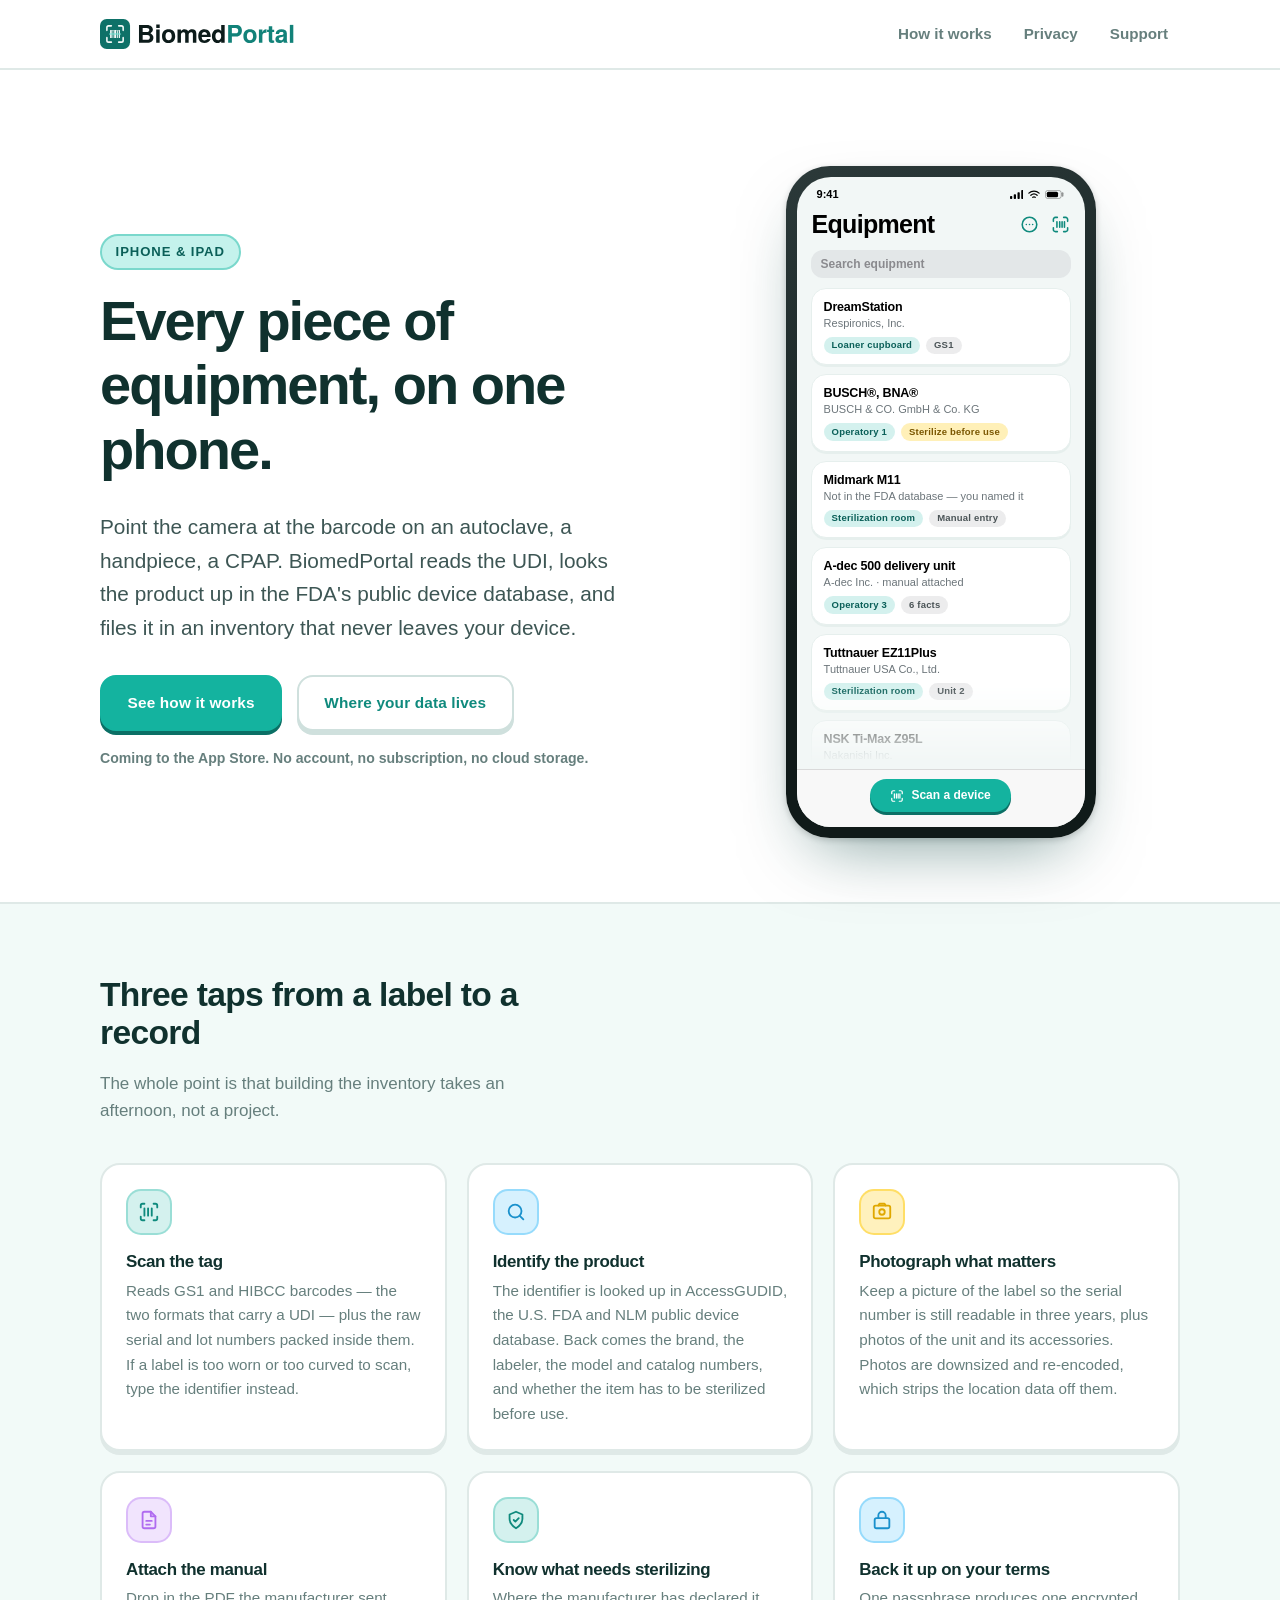
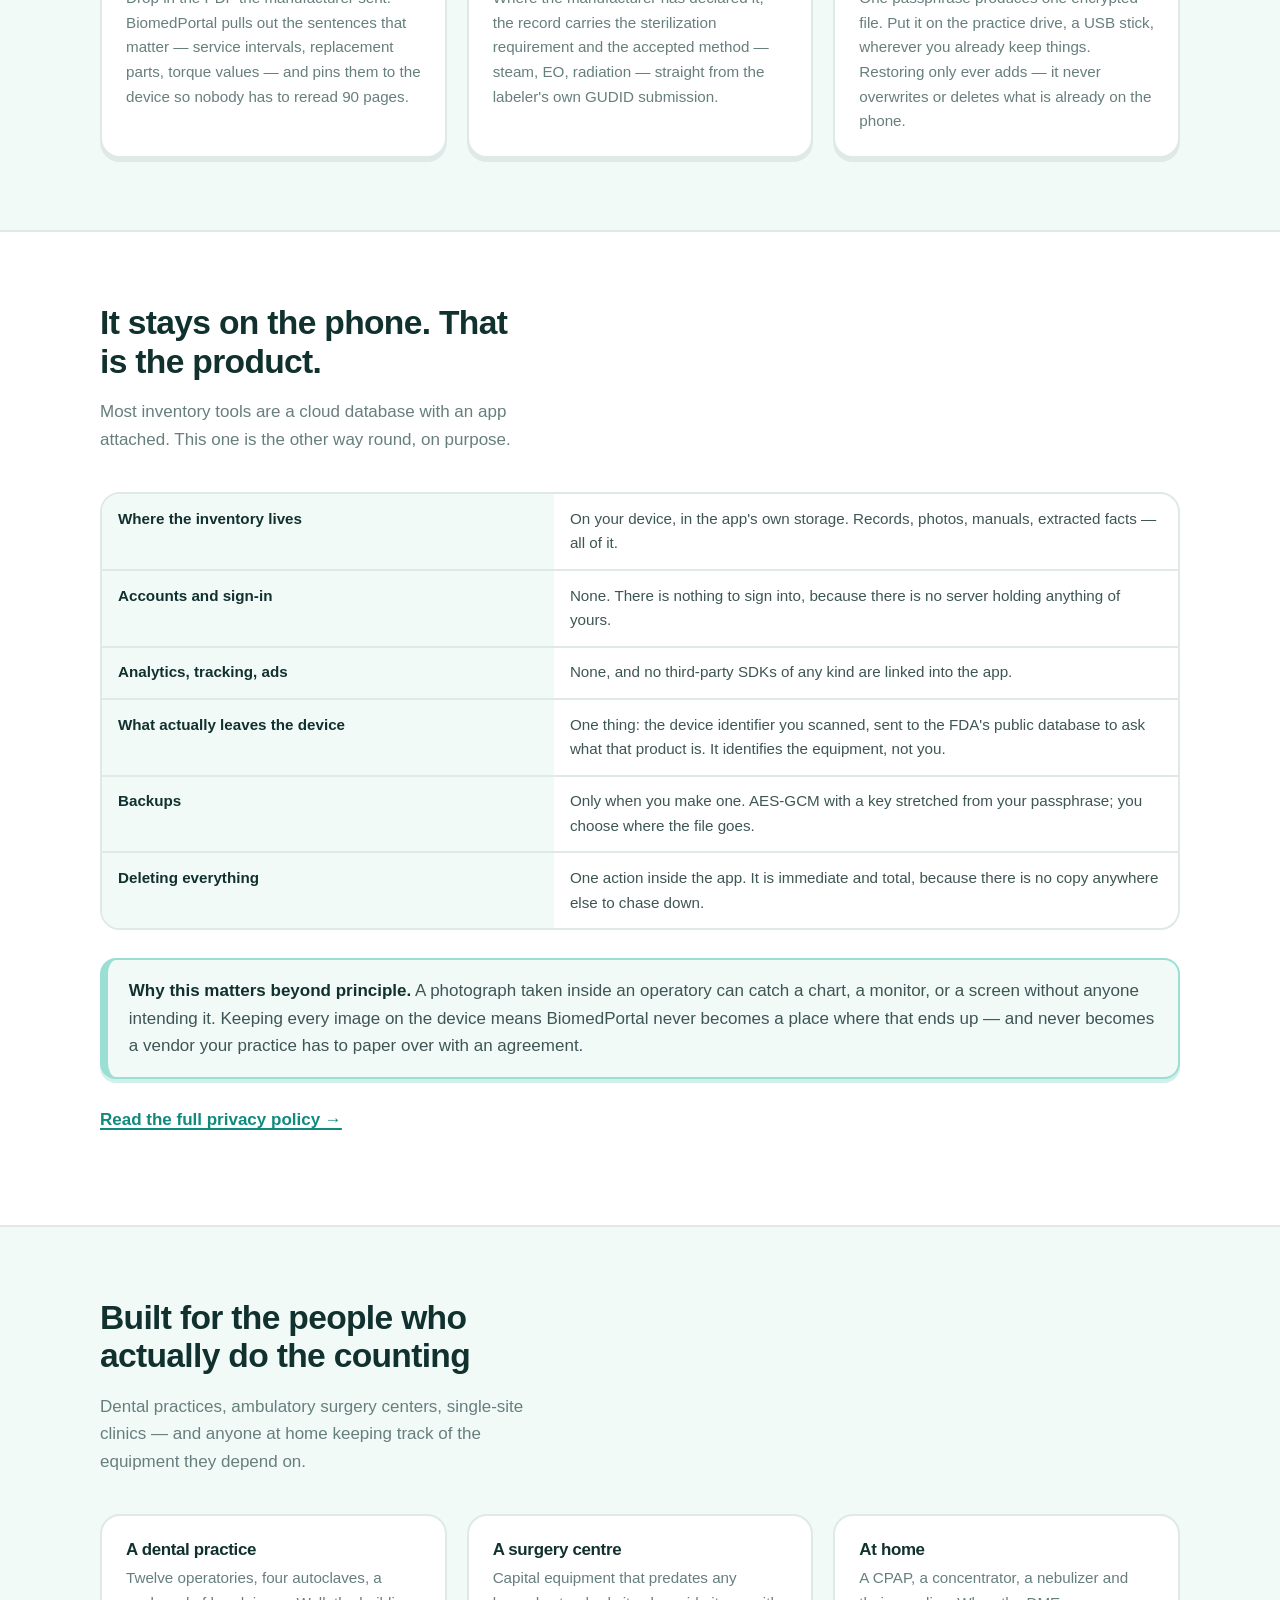
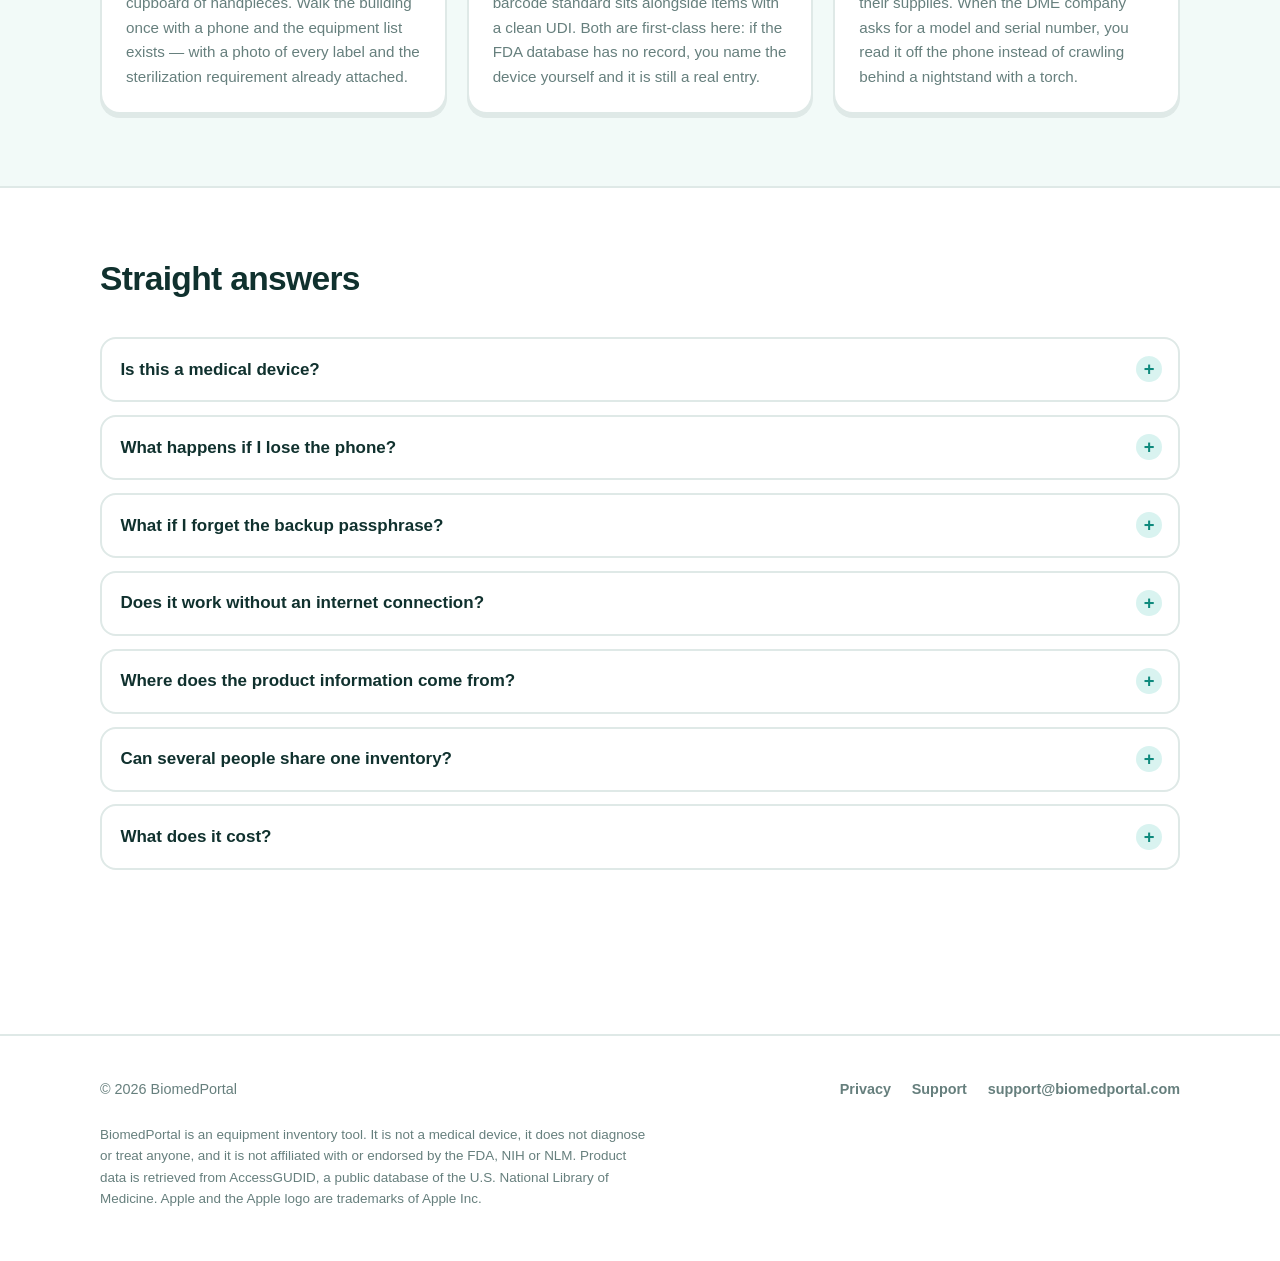
<file: index.html>
<!DOCTYPE html>
<html lang="en">
<head>
<meta charset="utf-8">
<meta name="viewport" content="width=device-width, initial-scale=1">
<title>BiomedPortal — equipment inventory for dental and medical practices</title>
<meta name="description" content="Scan the barcode on any piece of equipment, identify it against the FDA's public device database, and keep the whole inventory on your iPhone. No account, no cloud, no subscription.">
<link rel="canonical" href="https://biomedportal.com/">
<link rel="icon" href="/assets/favicon.svg" type="image/svg+xml">
<link rel="icon" href="/assets/favicon-32.png" sizes="32x32">
<link rel="apple-touch-icon" href="/assets/apple-touch-icon.png">
<link rel="stylesheet" href="/assets/site.css">
<meta name="theme-color" content="#14b39f">
<meta property="og:type" content="website">
<meta property="og:title" content="BiomedPortal — equipment inventory that stays on your phone">
<meta property="og:description" content="Scan a device barcode, identify it against the FDA's public device database, and keep the inventory on your iPhone. No account, no cloud.">
<meta property="og:url" content="https://biomedportal.com/">
<meta property="og:image" content="https://biomedportal.com/assets/og.png">
<meta name="twitter:card" content="summary_large_image">
</head>
<body>
<a class="skip" href="#main">Skip to content</a>

<header class="site">
  <div class="wrap">
    <a class="logo" href="/" aria-label="BiomedPortal home">
      <img class="on-light" src="/assets/logo-lockup.svg" alt="BiomedPortal">
      <img class="on-dark" src="/assets/logo-lockup-dark.svg" alt="BiomedPortal">
    </a>
    <nav class="site">
      <a href="#how">How it works</a>
      <a href="#privacy">Privacy</a>
      <a href="/support/">Support</a>
    </nav>
  </div>
</header>

<main id="main">

<div class="hero">
  <div class="wrap">
    <div>
      <span class="eyebrow">iPhone &amp; iPad</span>
      <h1>Every piece of equipment, on one phone.</h1>
      <p class="lede">
        Point the camera at the barcode on an autoclave, a handpiece, a CPAP.
        BiomedPortal reads the UDI, looks the product up in the FDA's public
        device database, and files it in an inventory that never leaves your
        device.
      </p>
      <div class="cta-row">
        <a class="btn btn-primary" href="/support/">See how it works</a>
        <a class="btn btn-ghost" href="#privacy">Where your data lives</a>
      </div>
      <p class="cta-note">Coming to the App Store. No account, no subscription, no cloud storage.</p>
    </div>

    <!-- A drawn representation of the equipment list, not a screenshot.
         Swap in real captures once the App Store screenshots exist. -->
    <div class="phone-stage">
      <div class="phone" role="img" aria-label="The BiomedPortal equipment list on an iPhone: a DreamStation CPAP in the loaner cupboard, a Busch dental bur in operatory 1 flagged sterilize before use, a Midmark M11 autoclave entered by hand because the FDA database has no record of it, an A-dec delivery unit with a manual attached, a Tuttnauer autoclave and an NSK handpiece.">
        <div class="phone-screen">
          <div class="phone-status">
            <span>9:41</span>
            <span class="glyphs" aria-hidden="true">
              <svg viewBox="0 0 18 12" fill="currentColor"><rect x="0" y="8" width="3" height="4" rx="1"/><rect x="5" y="5.5" width="3" height="6.5" rx="1"/><rect x="10" y="3" width="3" height="9" rx="1"/><rect x="15" y="0" width="3" height="12" rx="1"/></svg>
              <svg viewBox="0 0 16 12" fill="none" stroke="currentColor" stroke-width="1.7" stroke-linecap="round"><path d="M1.2 4.2a10 10 0 0 1 13.6 0"/><path d="M3.8 7a6.3 6.3 0 0 1 8.4 0"/><path d="M6.4 9.7a2.6 2.6 0 0 1 3.2 0"/></svg>
              <svg viewBox="0 0 26 12" fill="none" stroke="currentColor"><rect x=".6" y=".6" width="21" height="10.8" rx="3.2" opacity=".4"/><rect x="2.4" y="2.4" width="15" height="7.2" rx="2" fill="currentColor" stroke="none"/><path d="M23.4 4.2v3.6" stroke-width="2.4" stroke-linecap="round" opacity=".4"/></svg>
            </span>
          </div>
          <div class="phone-nav">
            <span class="title">Equipment</span>
            <span class="icons" aria-hidden="true">
              <svg viewBox="0 0 24 24" fill="none" stroke="currentColor" stroke-width="2" stroke-linecap="round"><circle cx="12" cy="12" r="9.2"/><path d="M8 12h.01M12 12h.01M16 12h.01"/></svg>
              <svg viewBox="0 0 24 24" fill="none" stroke="currentColor" stroke-width="2" stroke-linecap="round" stroke-linejoin="round"><path d="M3 8V5.5A2.5 2.5 0 0 1 5.5 3H8M16 3h2.5A2.5 2.5 0 0 1 21 5.5V8M21 16v2.5a2.5 2.5 0 0 1-2.5 2.5H16M8 21H5.5A2.5 2.5 0 0 1 3 18.5V16"/><path d="M7.5 8.5v7M11 8.5v7M14 8.5v7M17 8.5v7"/></svg>
            </span>
          </div>
          <div class="phone-search">Search equipment</div>
          <div class="phone-list">
            <div class="phone-card">
              <div class="name">DreamStation</div>
              <div class="sub">Respironics, Inc.</div>
              <div class="row">
                <span class="pill pill-teal">Loaner cupboard</span>
                <span class="pill pill-grey">GS1</span>
              </div>
            </div>
            <div class="phone-card">
              <div class="name">BUSCH®, BNA®</div>
              <div class="sub">BUSCH &amp; CO. GmbH &amp; Co. KG</div>
              <div class="row">
                <span class="pill pill-teal">Operatory 1</span>
                <span class="pill pill-amber">Sterilize before use</span>
              </div>
            </div>
            <div class="phone-card">
              <div class="name">Midmark M11</div>
              <div class="sub">Not in the FDA database — you named it</div>
              <div class="row">
                <span class="pill pill-teal">Sterilization room</span>
                <span class="pill pill-grey">Manual entry</span>
              </div>
            </div>
            <div class="phone-card">
              <div class="name">A-dec 500 delivery unit</div>
              <div class="sub">A-dec Inc. · manual attached</div>
              <div class="row">
                <span class="pill pill-teal">Operatory 3</span>
                <span class="pill pill-grey">6 facts</span>
              </div>
            </div>
            <div class="phone-card">
              <div class="name">Tuttnauer EZ11Plus</div>
              <div class="sub">Tuttnauer USA Co., Ltd.</div>
              <div class="row">
                <span class="pill pill-teal">Sterilization room</span>
                <span class="pill pill-grey">Unit 2</span>
              </div>
            </div>
            <div class="phone-card">
              <div class="name">NSK Ti-Max Z95L</div>
              <div class="sub">Nakanishi Inc.</div>
              <div class="row">
                <span class="pill pill-teal">Operatory 2</span>
                <span class="pill pill-amber">Sterilize before use</span>
              </div>
            </div>
          </div>
          <div class="phone-tabbar">
            <span class="scan-fab">
              <svg viewBox="0 0 24 24" fill="none" stroke="currentColor" stroke-width="2.1" stroke-linecap="round" stroke-linejoin="round" aria-hidden="true"><path d="M3 8V5.5A2.5 2.5 0 0 1 5.5 3H8M16 3h2.5A2.5 2.5 0 0 1 21 5.5V8M21 16v2.5a2.5 2.5 0 0 1-2.5 2.5H16M8 21H5.5A2.5 2.5 0 0 1 3 18.5V16"/><path d="M7.5 8.5v7M11 8.5v7M14 8.5v7M17 8.5v7"/></svg>
              Scan a device
            </span>
          </div>
        </div>
      </div>
    </div>
  </div>
</div>

<section id="how" class="band">
  <div class="wrap">
    <div class="section-head">
      <h2>Three taps from a label to a record</h2>
      <p>The whole point is that building the inventory takes an afternoon, not a project.</p>
    </div>
    <div class="grid">

      <div class="card">
        <div class="glyph" aria-hidden="true">
          <svg viewBox="0 0 24 24" fill="none" stroke="currentColor" stroke-width="2" stroke-linecap="round" stroke-linejoin="round">
            <path d="M3 7V5a2 2 0 0 1 2-2h2M17 3h2a2 2 0 0 1 2 2v2M21 17v2a2 2 0 0 1-2 2h-2M7 21H5a2 2 0 0 1-2-2v-2"/>
            <path d="M7 8v8M11 8v8M15 8v8"/>
          </svg>
        </div>
        <h3>Scan the tag</h3>
        <p>Reads GS1 and HIBCC barcodes — the two formats that carry a UDI — plus the raw serial and lot numbers packed inside them. If a label is too worn or too curved to scan, type the identifier instead.</p>
      </div>

      <div class="card">
        <div class="glyph" aria-hidden="true">
          <svg viewBox="0 0 24 24" fill="none" stroke="currentColor" stroke-width="2" stroke-linecap="round" stroke-linejoin="round">
            <circle cx="11" cy="11" r="7"/><path d="M20 20l-3.6-3.6"/>
          </svg>
        </div>
        <h3>Identify the product</h3>
        <p>The identifier is looked up in AccessGUDID, the U.S. FDA and NLM public device database. Back comes the brand, the labeler, the model and catalog numbers, and whether the item has to be sterilized before use.</p>
      </div>

      <div class="card">
        <div class="glyph" aria-hidden="true">
          <svg viewBox="0 0 24 24" fill="none" stroke="currentColor" stroke-width="2" stroke-linecap="round" stroke-linejoin="round">
            <rect x="3" y="5" width="18" height="14" rx="2"/><circle cx="12" cy="12" r="3"/><path d="M8 5l1.2-2h5.6L16 5"/>
          </svg>
        </div>
        <h3>Photograph what matters</h3>
        <p>Keep a picture of the label so the serial number is still readable in three years, plus photos of the unit and its accessories. Photos are downsized and re-encoded, which strips the location data off them.</p>
      </div>

      <div class="card">
        <div class="glyph" aria-hidden="true">
          <svg viewBox="0 0 24 24" fill="none" stroke="currentColor" stroke-width="2" stroke-linecap="round" stroke-linejoin="round">
            <path d="M14 3H7a2 2 0 0 0-2 2v14a2 2 0 0 0 2 2h10a2 2 0 0 0 2-2V8z"/><path d="M14 3v5h5"/><path d="M9 13h6M9 17h4"/>
          </svg>
        </div>
        <h3>Attach the manual</h3>
        <p>Drop in the PDF the manufacturer sent. BiomedPortal pulls out the sentences that matter — service intervals, replacement parts, torque values — and pins them to the device so nobody has to reread 90 pages.</p>
      </div>

      <div class="card">
        <div class="glyph" aria-hidden="true">
          <svg viewBox="0 0 24 24" fill="none" stroke="currentColor" stroke-width="2" stroke-linecap="round" stroke-linejoin="round">
            <path d="M12 21s7-4.4 7-10V6l-7-3-7 3v5c0 5.6 7 10 7 10z"/><path d="M9.5 12l1.8 1.8L15 10"/>
          </svg>
        </div>
        <h3>Know what needs sterilizing</h3>
        <p>Where the manufacturer has declared it, the record carries the sterilization requirement and the accepted method — steam, EO, radiation — straight from the labeler's own GUDID submission.</p>
      </div>

      <div class="card">
        <div class="glyph" aria-hidden="true">
          <svg viewBox="0 0 24 24" fill="none" stroke="currentColor" stroke-width="2" stroke-linecap="round" stroke-linejoin="round">
            <rect x="4" y="10" width="16" height="11" rx="2"/><path d="M8 10V7a4 4 0 0 1 8 0v3"/>
          </svg>
        </div>
        <h3>Back it up on your terms</h3>
        <p>One passphrase produces one encrypted file. Put it on the practice drive, a USB stick, wherever you already keep things. Restoring only ever adds — it never overwrites or deletes what is already on the phone.</p>
      </div>

    </div>
  </div>
</section>

<section id="privacy">
  <div class="wrap">
    <div class="section-head">
      <h2>It stays on the phone. That is the product.</h2>
      <p>Most inventory tools are a cloud database with an app attached. This one is the other way round, on purpose.</p>
    </div>

    <table class="claims">
      <tbody>
        <tr><th>Where the inventory lives</th><td>On your device, in the app's own storage. Records, photos, manuals, extracted facts — all of it.</td></tr>
        <tr><th>Accounts and sign-in</th><td>None. There is nothing to sign into, because there is no server holding anything of yours.</td></tr>
        <tr><th>Analytics, tracking, ads</th><td>None, and no third-party SDKs of any kind are linked into the app.</td></tr>
        <tr><th>What actually leaves the device</th><td>One thing: the device identifier you scanned, sent to the FDA's public database to ask what that product is. It identifies the equipment, not you.</td></tr>
        <tr><th>Backups</th><td>Only when you make one. AES-GCM with a key stretched from your passphrase; you choose where the file goes.</td></tr>
        <tr><th>Deleting everything</th><td>One action inside the app. It is immediate and total, because there is no copy anywhere else to chase down.</td></tr>
      </tbody>
    </table>

    <div class="callout">
      <p><strong>Why this matters beyond principle.</strong> A photograph taken inside an operatory can catch a chart, a monitor, or a screen without anyone intending it. Keeping every image on the device means BiomedPortal never becomes a place where that ends up — and never becomes a vendor your practice has to paper over with an agreement.</p>
    </div>

    <p><a href="/privacy/">Read the full privacy policy →</a></p>
  </div>
</section>

<section class="band">
  <div class="wrap">
    <div class="section-head">
      <h2>Built for the people who actually do the counting</h2>
      <p>Dental practices, ambulatory surgery centers, single-site clinics — and anyone at home keeping track of the equipment they depend on.</p>
    </div>
    <div class="grid">
      <div class="card">
        <h3>A dental practice</h3>
        <p>Twelve operatories, four autoclaves, a cupboard of handpieces. Walk the building once with a phone and the equipment list exists — with a photo of every label and the sterilization requirement already attached.</p>
      </div>
      <div class="card">
        <h3>A surgery centre</h3>
        <p>Capital equipment that predates any barcode standard sits alongside items with a clean UDI. Both are first-class here: if the FDA database has no record, you name the device yourself and it is still a real entry.</p>
      </div>
      <div class="card">
        <h3>At home</h3>
        <p>A CPAP, a concentrator, a nebulizer and their supplies. When the DME company asks for a model and serial number, you read it off the phone instead of crawling behind a nightstand with a torch.</p>
      </div>
    </div>
  </div>
</section>

<section>
  <div class="wrap">
    <div class="section-head">
      <h2>Straight answers</h2>
    </div>
    <div class="faq">
      <details>
        <summary>Is this a medical device?</summary>
        <div class="answer"><p>No. BiomedPortal is an equipment inventory and asset-tracking tool. It does not diagnose, treat, monitor or measure anything about any person, it holds no patient information, and it makes no clinical claim of any kind.</p></div>
      </details>
      <details>
        <summary>What happens if I lose the phone?</summary>
        <div class="answer"><p>Whatever you have backed up is what you get back — so make a backup file early and keep it where the practice keeps things. There is no server-side copy to fall back on, and that cuts both ways: nobody can take your inventory, and nobody can recover it for you either. The app is deliberately blunt about this on the backup screen.</p></div>
      </details>
      <details>
        <summary>What if I forget the backup passphrase?</summary>
        <div class="answer"><p>The file cannot be opened. Not by us, not by anyone. The passphrase is never stored anywhere; the encryption key is derived from it each time. Write it down somewhere durable.</p></div>
      </details>
      <details>
        <summary>Does it work without an internet connection?</summary>
        <div class="answer"><p>Everything except the product lookup. You can scan, photograph, attach manuals, search and back up entirely offline. The FDA lookup needs a connection, and when it fails the device is still saved — you can fill in the make and model yourself and retry the lookup later.</p></div>
      </details>
      <details>
        <summary>Where does the product information come from?</summary>
        <div class="answer"><p>AccessGUDID, the public Global Unique Device Identification Database run by the U.S. National Library of Medicine for the FDA. The records are submitted by the device labelers themselves. BiomedPortal is not affiliated with, endorsed by, or connected to the FDA, NIH or NLM in any way.</p></div>
      </details>
      <details>
        <summary>Can several people share one inventory?</summary>
        <div class="answer"><p>Not in this version. One phone holds one inventory. A backup file can be restored onto a second phone, which is a reasonable way to hand an inventory to a colleague, but the two do not stay in sync afterwards.</p></div>
      </details>
      <details>
        <summary>What does it cost?</summary>
        <div class="answer"><p>Pricing will be shown on the App Store listing at launch. There is no subscription and no per-device charge — there is no server to pay for.</p></div>
      </details>
    </div>
  </div>
</section>

</main>

<footer class="site">
  <div class="wrap">
    <div class="footer-top">
      <div>© 2026 BiomedPortal</div>
    <nav>
      <a href="/privacy/">Privacy</a>
      <a href="/support/">Support</a>
      <a href="mailto:support@biomedportal.com">support@biomedportal.com</a>
      </nav>
    </div>
    <p class="disclaimer">
      BiomedPortal is an equipment inventory tool. It is not a medical device, it does not
      diagnose or treat anyone, and it is not affiliated with or endorsed by the FDA, NIH or NLM.
      Product data is retrieved from AccessGUDID, a public database of the U.S. National Library
      of Medicine. Apple and the Apple logo are trademarks of Apple Inc.
    </p>
  </div>
</footer>

</body>
</html>
</file>
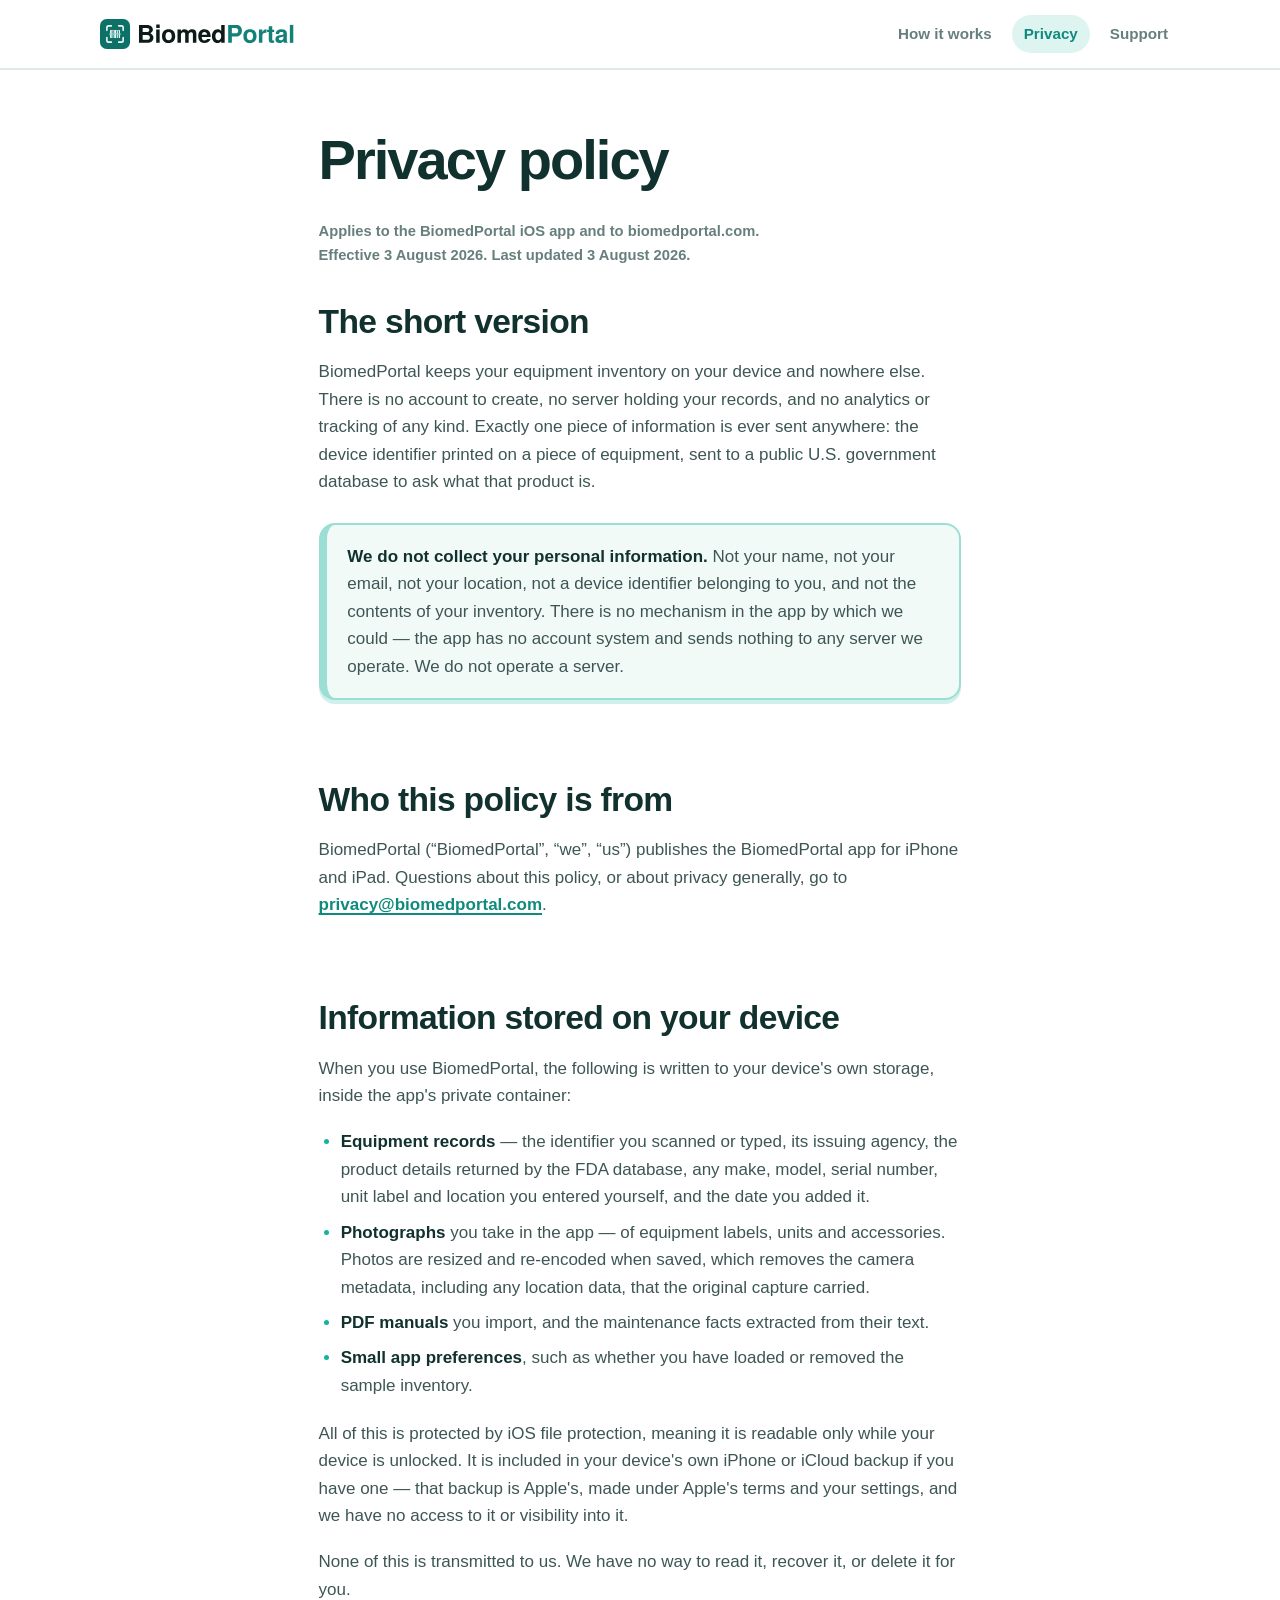
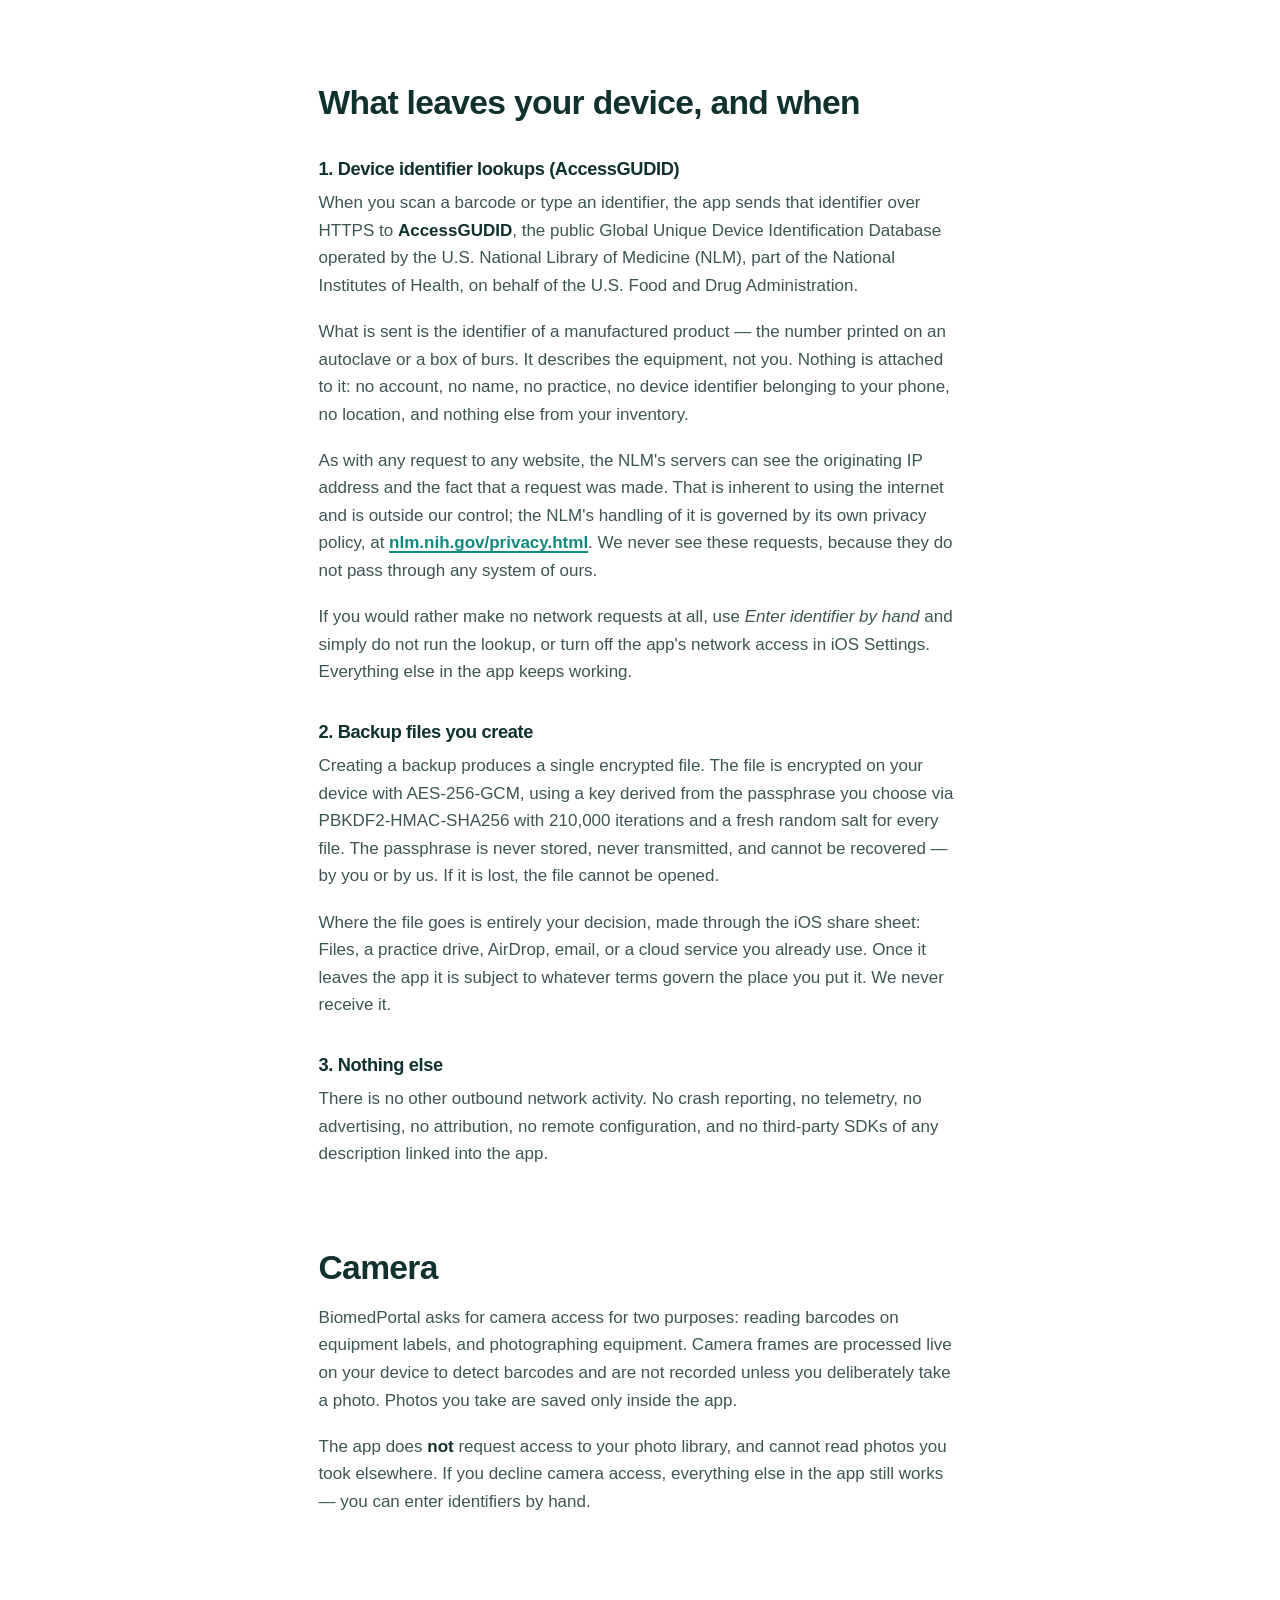
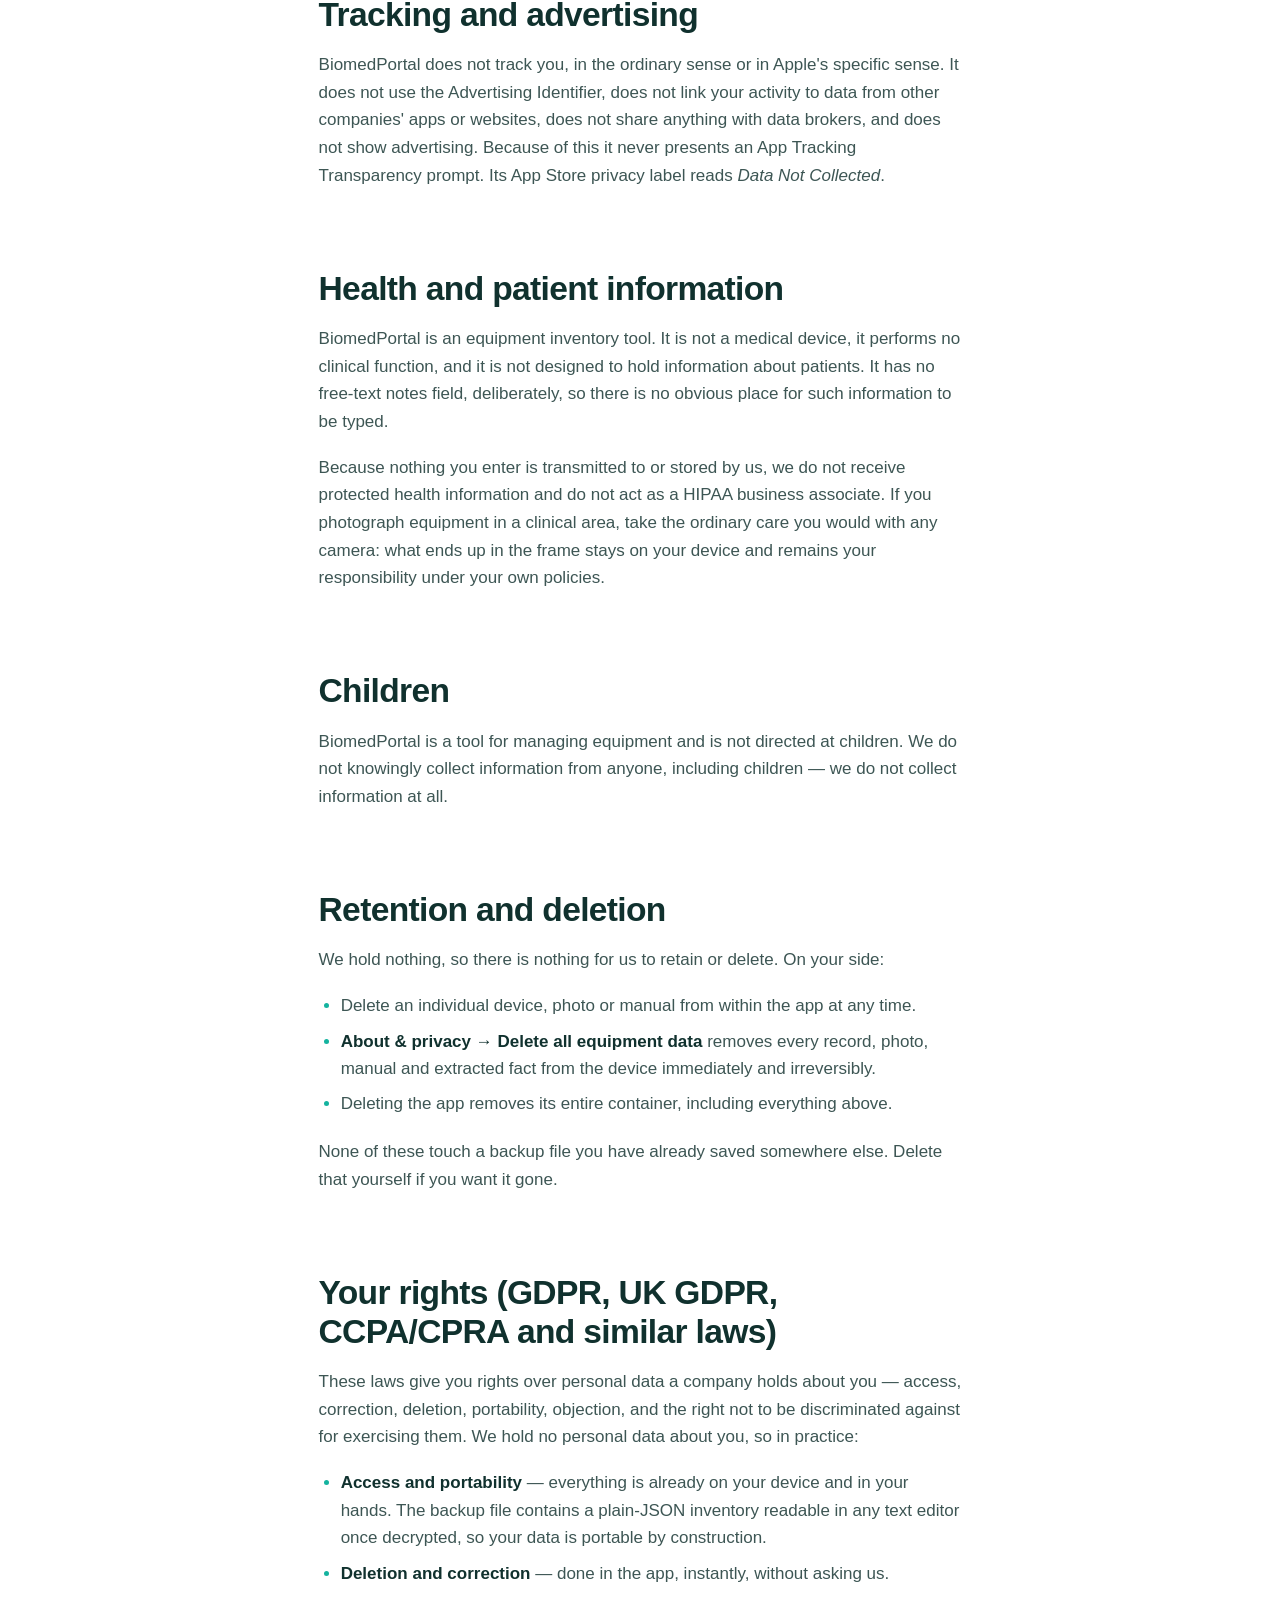
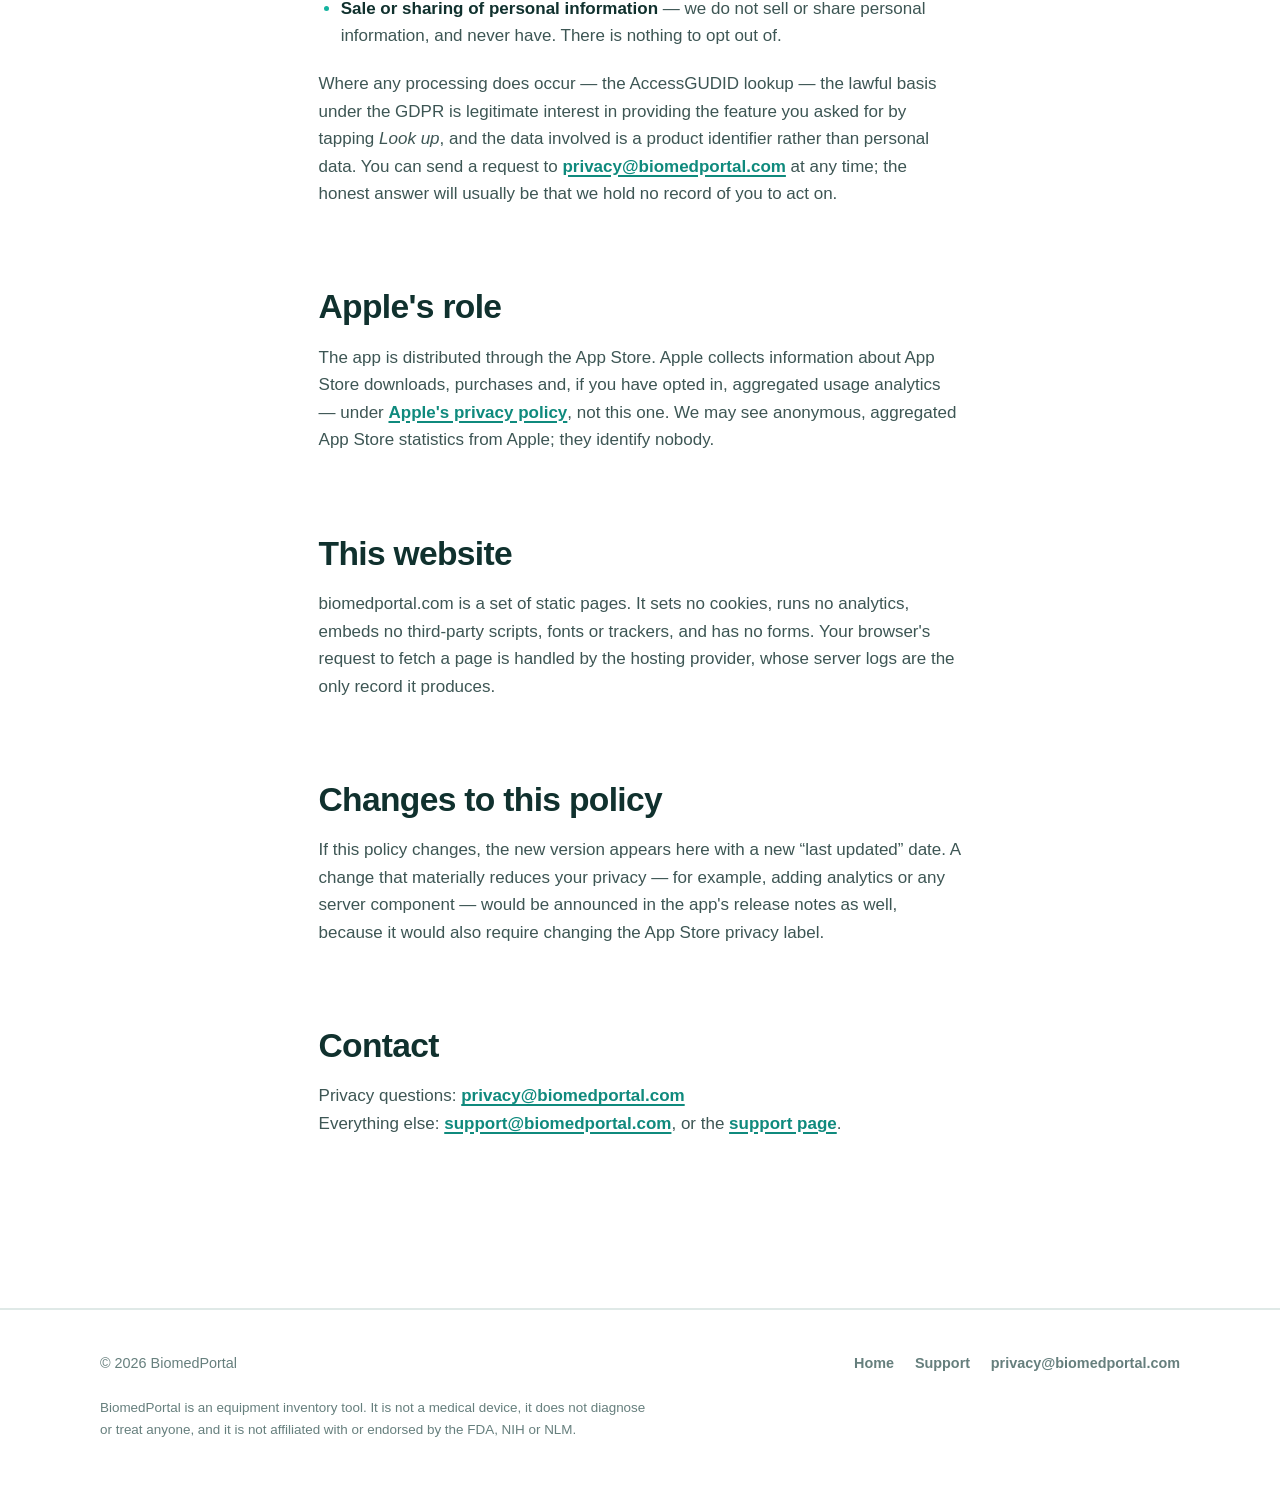
<file: privacy/index.html>
<!DOCTYPE html>
<html lang="en">
<head>
<meta charset="utf-8">
<meta name="viewport" content="width=device-width, initial-scale=1">
<title>Privacy policy — BiomedPortal</title>
<meta name="description" content="BiomedPortal stores your equipment inventory only on your device. No account, no server, no analytics, no tracking. This policy explains exactly what does and does not leave your phone.">
<link rel="canonical" href="https://biomedportal.com/privacy/">
<link rel="icon" href="/assets/favicon.svg" type="image/svg+xml">
<link rel="icon" href="/assets/favicon-32.png" sizes="32x32">
<link rel="apple-touch-icon" href="/assets/apple-touch-icon.png">
<link rel="stylesheet" href="/assets/site.css">
<meta name="theme-color" content="#14b39f">
</head>
<body>
<a class="skip" href="#main">Skip to content</a>

<header class="site">
  <div class="wrap">
    <a class="logo" href="/" aria-label="BiomedPortal home">
      <img class="on-light" src="/assets/logo-lockup.svg" alt="BiomedPortal">
      <img class="on-dark" src="/assets/logo-lockup-dark.svg" alt="BiomedPortal">
    </a>
    <nav class="site">
      <a href="/#how">How it works</a>
      <a href="/privacy/" aria-current="page">Privacy</a>
      <a href="/support/">Support</a>
    </nav>
  </div>
</header>

<main id="main">
<div class="page-head">
  <div class="prose">
    <h1>Privacy policy</h1>
    <p class="meta">Applies to the BiomedPortal iOS app and to biomedportal.com.<br>
    Effective 3 August 2026. Last updated 3 August 2026.</p>
  </div>
</div>

<section>
<div class="prose">

<h2 id="summary">The short version</h2>

<p>BiomedPortal keeps your equipment inventory on your device and nowhere else. There is no
account to create, no server holding your records, and no analytics or tracking of any kind.
Exactly one piece of information is ever sent anywhere: the device identifier printed on a piece
of equipment, sent to a public U.S. government database to ask what that product is.</p>

<div class="callout">
<p><strong>We do not collect your personal information.</strong> Not your name, not your email,
not your location, not a device identifier belonging to you, and not the contents of your
inventory. There is no mechanism in the app by which we could — the app has no account system and
sends nothing to any server we operate. We do not operate a server.</p>
</div>

<h2 id="controller">Who this policy is from</h2>

<p>BiomedPortal (“BiomedPortal”, “we”, “us”) publishes the BiomedPortal app for iPhone and iPad.
Questions about this policy, or about privacy generally, go to
<a href="mailto:privacy@biomedportal.com">privacy@biomedportal.com</a>.</p>

<h2 id="on-device">Information stored on your device</h2>

<p>When you use BiomedPortal, the following is written to your device's own storage, inside the
app's private container:</p>

<ul>
  <li><strong>Equipment records</strong> — the identifier you scanned or typed, its issuing
      agency, the product details returned by the FDA database, any make, model, serial number,
      unit label and location you entered yourself, and the date you added it.</li>
  <li><strong>Photographs</strong> you take in the app — of equipment labels, units and
      accessories. Photos are resized and re-encoded when saved, which removes the camera
      metadata, including any location data, that the original capture carried.</li>
  <li><strong>PDF manuals</strong> you import, and the maintenance facts extracted from their
      text.</li>
  <li><strong>Small app preferences</strong>, such as whether you have loaded or removed the
      sample inventory.</li>
</ul>

<p>All of this is protected by iOS file protection, meaning it is readable only while your device
is unlocked. It is included in your device's own iPhone or iCloud backup if you have one — that
backup is Apple's, made under Apple's terms and your settings, and we have no access to it or
visibility into it.</p>

<p>None of this is transmitted to us. We have no way to read it, recover it, or delete it for you.</p>

<h2 id="off-device">What leaves your device, and when</h2>

<h3>1. Device identifier lookups (AccessGUDID)</h3>

<p>When you scan a barcode or type an identifier, the app sends that identifier over HTTPS to
<strong>AccessGUDID</strong>, the public Global Unique Device Identification Database operated by
the U.S. National Library of Medicine (NLM), part of the National Institutes of Health, on behalf
of the U.S. Food and Drug Administration.</p>

<p>What is sent is the identifier of a manufactured product — the number printed on an autoclave
or a box of burs. It describes the equipment, not you. Nothing is attached to it: no account, no
name, no practice, no device identifier belonging to your phone, no location, and nothing else
from your inventory.</p>

<p>As with any request to any website, the NLM's servers can see the originating IP address and
the fact that a request was made. That is inherent to using the internet and is outside our
control; the NLM's handling of it is governed by its own privacy policy, at
<a href="https://www.nlm.nih.gov/privacy.html" rel="noopener">nlm.nih.gov/privacy.html</a>. We
never see these requests, because they do not pass through any system of ours.</p>

<p>If you would rather make no network requests at all, use <em>Enter identifier by hand</em> and
simply do not run the lookup, or turn off the app's network access in iOS Settings. Everything
else in the app keeps working.</p>

<h3>2. Backup files you create</h3>

<p>Creating a backup produces a single encrypted file. The file is encrypted on your device with
AES-256-GCM, using a key derived from the passphrase you choose via PBKDF2-HMAC-SHA256 with
210,000 iterations and a fresh random salt for every file. The passphrase is never stored, never
transmitted, and cannot be recovered — by you or by us. If it is lost, the file cannot be opened.</p>

<p>Where the file goes is entirely your decision, made through the iOS share sheet: Files, a
practice drive, AirDrop, email, or a cloud service you already use. Once it leaves the app it is
subject to whatever terms govern the place you put it. We never receive it.</p>

<h3>3. Nothing else</h3>

<p>There is no other outbound network activity. No crash reporting, no telemetry, no
advertising, no attribution, no remote configuration, and no third-party SDKs of any description
linked into the app.</p>

<h2 id="camera">Camera</h2>

<p>BiomedPortal asks for camera access for two purposes: reading barcodes on equipment labels,
and photographing equipment. Camera frames are processed live on your device to detect barcodes
and are not recorded unless you deliberately take a photo. Photos you take are saved only inside
the app.</p>

<p>The app does <strong>not</strong> request access to your photo library, and cannot read
photos you took elsewhere. If you decline camera access, everything else in the app still
works — you can enter identifiers by hand.</p>

<h2 id="tracking">Tracking and advertising</h2>

<p>BiomedPortal does not track you, in the ordinary sense or in Apple's specific sense. It does
not use the Advertising Identifier, does not link your activity to data from other companies'
apps or websites, does not share anything with data brokers, and does not show advertising.
Because of this it never presents an App Tracking Transparency prompt. Its App Store privacy
label reads <em>Data Not Collected</em>.</p>

<h2 id="health">Health and patient information</h2>

<p>BiomedPortal is an equipment inventory tool. It is not a medical device, it performs no
clinical function, and it is not designed to hold information about patients. It has no free-text
notes field, deliberately, so there is no obvious place for such information to be typed.</p>

<p>Because nothing you enter is transmitted to or stored by us, we do not receive protected
health information and do not act as a HIPAA business associate. If you photograph equipment in a
clinical area, take the ordinary care you would with any camera: what ends up in the frame stays
on your device and remains your responsibility under your own policies.</p>

<h2 id="children">Children</h2>

<p>BiomedPortal is a tool for managing equipment and is not directed at children. We do not
knowingly collect information from anyone, including children — we do not collect information at
all.</p>

<h2 id="retention">Retention and deletion</h2>

<p>We hold nothing, so there is nothing for us to retain or delete. On your side:</p>

<ul>
  <li>Delete an individual device, photo or manual from within the app at any time.</li>
  <li><strong>About &amp; privacy → Delete all equipment data</strong> removes every record,
      photo, manual and extracted fact from the device immediately and irreversibly.</li>
  <li>Deleting the app removes its entire container, including everything above.</li>
</ul>

<p>None of these touch a backup file you have already saved somewhere else. Delete that yourself
if you want it gone.</p>

<h2 id="rights">Your rights (GDPR, UK GDPR, CCPA/CPRA and similar laws)</h2>

<p>These laws give you rights over personal data a company holds about you — access, correction,
deletion, portability, objection, and the right not to be discriminated against for exercising
them. We hold no personal data about you, so in practice:</p>

<ul>
  <li><strong>Access and portability</strong> — everything is already on your device and in your
      hands. The backup file contains a plain-JSON inventory readable in any text editor once
      decrypted, so your data is portable by construction.</li>
  <li><strong>Deletion and correction</strong> — done in the app, instantly, without asking us.</li>
  <li><strong>Sale or sharing of personal information</strong> — we do not sell or share personal
      information, and never have. There is nothing to opt out of.</li>
</ul>

<p>Where any processing does occur — the AccessGUDID lookup — the lawful basis under the GDPR is
legitimate interest in providing the feature you asked for by tapping <em>Look up</em>, and the
data involved is a product identifier rather than personal data. You can send a request to
<a href="mailto:privacy@biomedportal.com">privacy@biomedportal.com</a> at any time; the honest
answer will usually be that we hold no record of you to act on.</p>

<h2 id="apple">Apple's role</h2>

<p>The app is distributed through the App Store. Apple collects information about App Store
downloads, purchases and, if you have opted in, aggregated usage analytics — under
<a href="https://www.apple.com/legal/privacy/" rel="noopener">Apple's privacy policy</a>, not this
one. We may see anonymous, aggregated App Store statistics from Apple; they identify nobody.</p>

<h2 id="website">This website</h2>

<p>biomedportal.com is a set of static pages. It sets no cookies, runs no analytics, embeds no
third-party scripts, fonts or trackers, and has no forms. Your browser's request to fetch a page
is handled by the hosting provider, whose server logs are the only record it produces.</p>

<h2 id="changes">Changes to this policy</h2>

<p>If this policy changes, the new version appears here with a new “last updated” date. A change
that materially reduces your privacy — for example, adding analytics or any server component —
would be announced in the app's release notes as well, because it would also require changing the
App Store privacy label.</p>

<h2 id="contact">Contact</h2>

<p>Privacy questions: <a href="mailto:privacy@biomedportal.com">privacy@biomedportal.com</a><br>
Everything else: <a href="mailto:support@biomedportal.com">support@biomedportal.com</a>, or the
<a href="/support/">support page</a>.</p>

</div>
</section>
</main>

<footer class="site">
  <div class="wrap">
    <div class="footer-top">
      <div>© 2026 BiomedPortal</div>
    <nav>
      <a href="/">Home</a>
      <a href="/support/">Support</a>
      <a href="mailto:privacy@biomedportal.com">privacy@biomedportal.com</a>
      </nav>
    </div>
    <p class="disclaimer">
      BiomedPortal is an equipment inventory tool. It is not a medical device, it does not
      diagnose or treat anyone, and it is not affiliated with or endorsed by the FDA, NIH or NLM.
    </p>
  </div>
</footer>

</body>
</html>
</file>
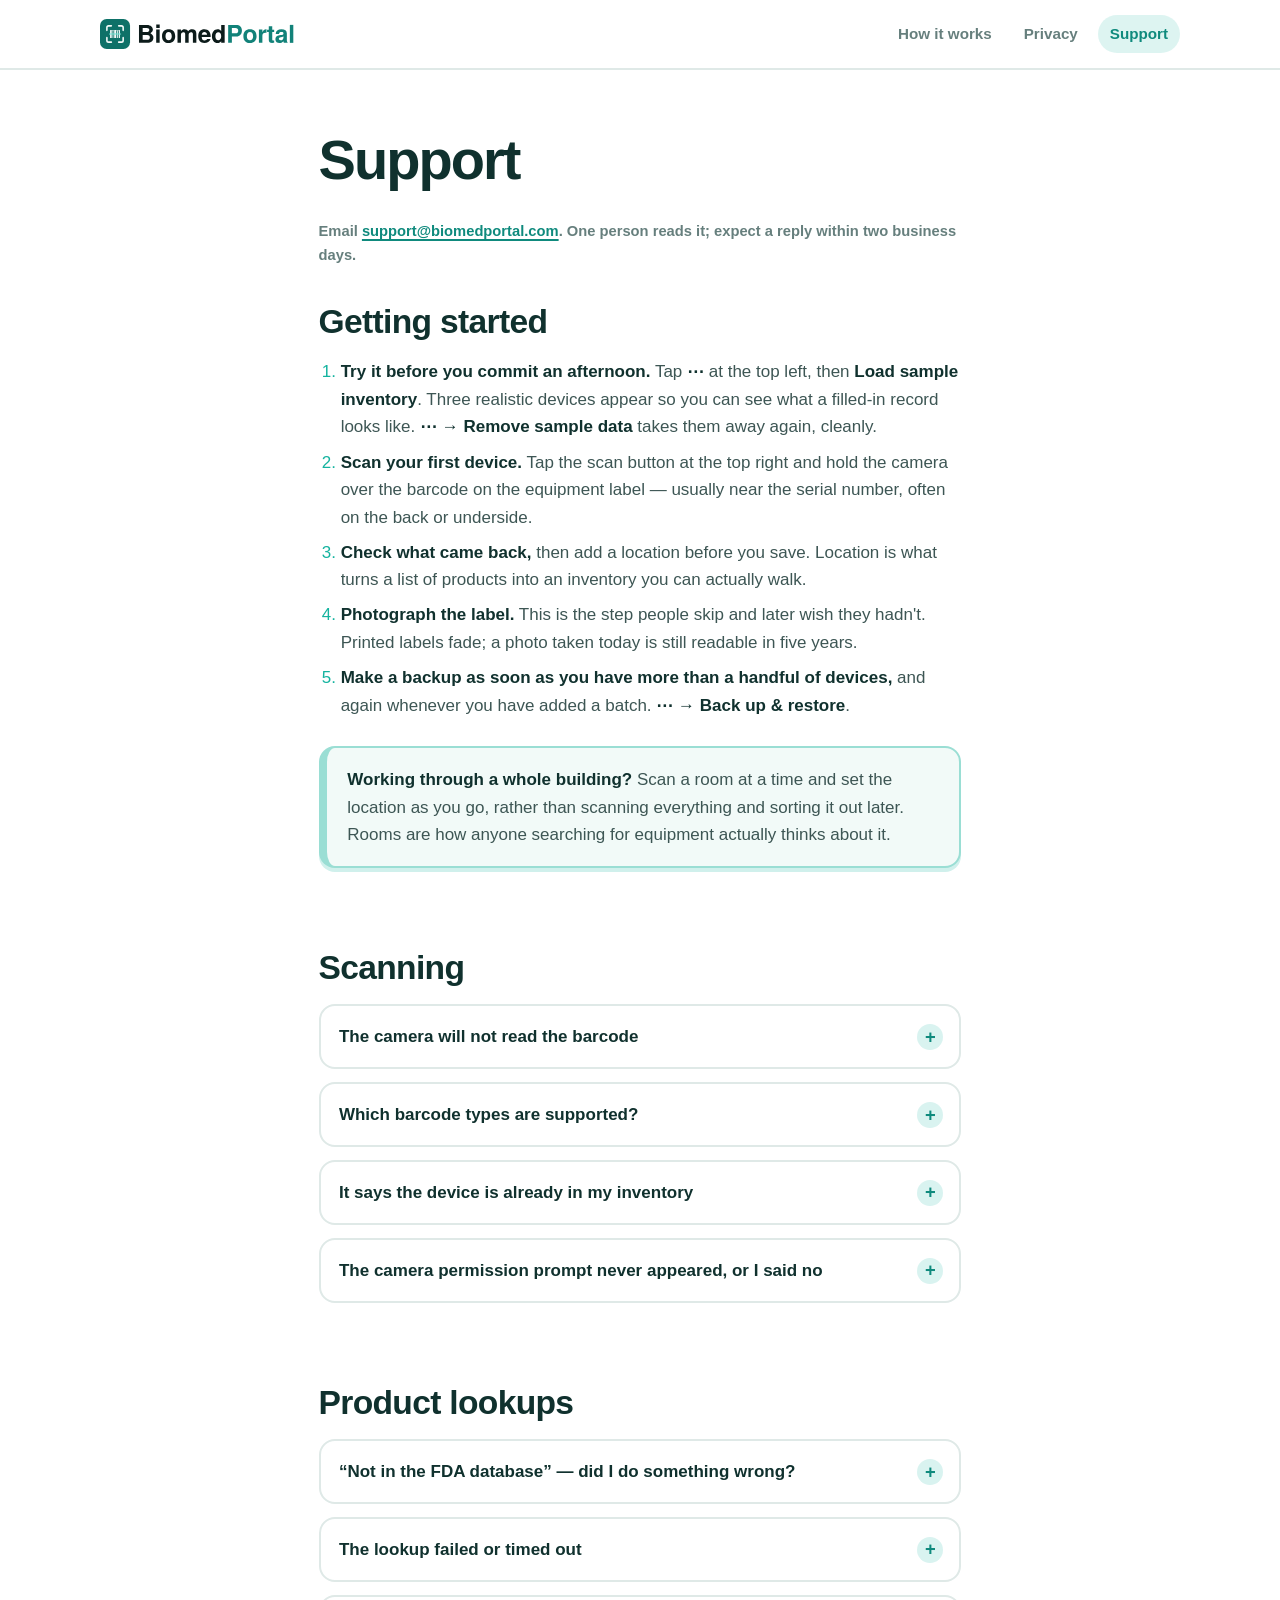
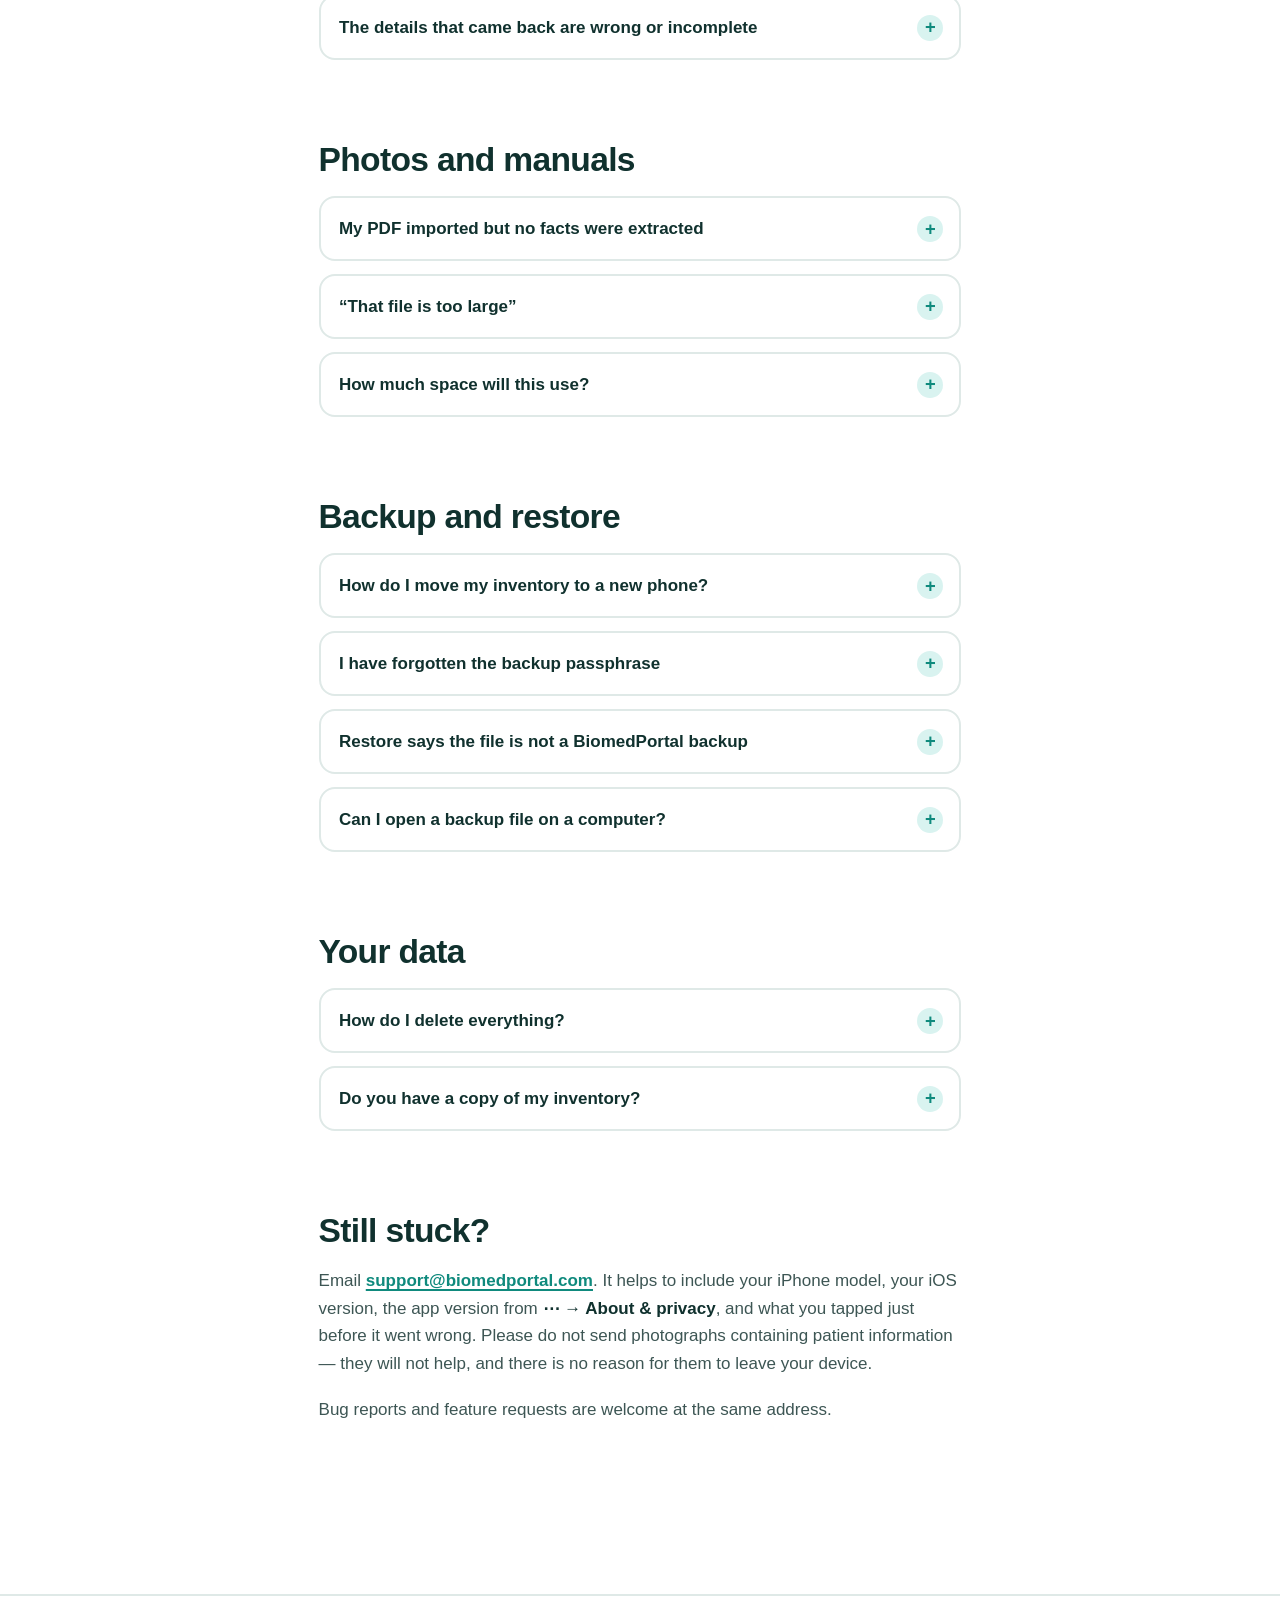
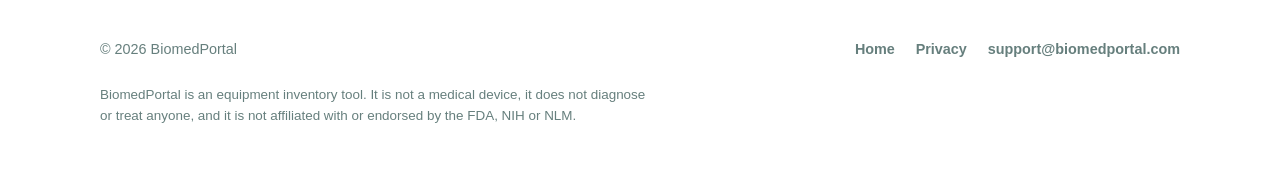
<file: support/index.html>
<!DOCTYPE html>
<html lang="en">
<head>
<meta charset="utf-8">
<meta name="viewport" content="width=device-width, initial-scale=1">
<title>Support — BiomedPortal</title>
<meta name="description" content="Getting started with BiomedPortal, answers to common problems with scanning, lookups, manuals and backups, and how to reach a human.">
<link rel="canonical" href="https://biomedportal.com/support/">
<link rel="icon" href="/assets/favicon.svg" type="image/svg+xml">
<link rel="icon" href="/assets/favicon-32.png" sizes="32x32">
<link rel="apple-touch-icon" href="/assets/apple-touch-icon.png">
<link rel="stylesheet" href="/assets/site.css">
<meta name="theme-color" content="#14b39f">
</head>
<body>
<a class="skip" href="#main">Skip to content</a>

<header class="site">
  <div class="wrap">
    <a class="logo" href="/" aria-label="BiomedPortal home">
      <img class="on-light" src="/assets/logo-lockup.svg" alt="BiomedPortal">
      <img class="on-dark" src="/assets/logo-lockup-dark.svg" alt="BiomedPortal">
    </a>
    <nav class="site">
      <a href="/#how">How it works</a>
      <a href="/privacy/">Privacy</a>
      <a href="/support/" aria-current="page">Support</a>
    </nav>
  </div>
</header>

<main id="main">
<div class="page-head">
  <div class="prose">
    <h1>Support</h1>
    <p class="meta">Email <a href="mailto:support@biomedportal.com">support@biomedportal.com</a>.
    One person reads it; expect a reply within two business days.</p>
  </div>
</div>

<section>
<div class="prose">

<h2 id="start">Getting started</h2>

<ol>
  <li><strong>Try it before you commit an afternoon.</strong> Tap <strong>⋯</strong> at the top
      left, then <strong>Load sample inventory</strong>. Three realistic devices appear so you can
      see what a filled-in record looks like. <strong>⋯ → Remove sample data</strong> takes them
      away again, cleanly.</li>
  <li><strong>Scan your first device.</strong> Tap the scan button at the top right and hold the
      camera over the barcode on the equipment label — usually near the serial number, often on
      the back or underside.</li>
  <li><strong>Check what came back,</strong> then add a location before you save. Location is
      what turns a list of products into an inventory you can actually walk.</li>
  <li><strong>Photograph the label.</strong> This is the step people skip and later wish they
      hadn't. Printed labels fade; a photo taken today is still readable in five years.</li>
  <li><strong>Make a backup as soon as you have more than a handful of devices,</strong> and
      again whenever you have added a batch. <strong>⋯ → Back up &amp; restore</strong>.</li>
</ol>

<div class="callout">
<p><strong>Working through a whole building?</strong> Scan a room at a time and set the location
as you go, rather than scanning everything and sorting it out later. Rooms are how anyone
searching for equipment actually thinks about it.</p>
</div>

<h2 id="scanning">Scanning</h2>

<div class="faq">
  <details>
    <summary>The camera will not read the barcode</summary>
    <div class="answer">
      <p>In rough order of how often it is the cause: not enough light, the label is curved
      around a cylinder, the camera is closer than it can focus, or the label is worn.</p>
      <p>Try backing off to 15–20 cm and letting the camera settle before moving closer. For a
      curved label, come at it square to the centre of the barcode rather than at an angle. For a
      2D square code (Data Matrix), fill more of the frame than feels necessary.</p>
      <p>If it still will not read, use <strong>⋯ → Enter identifier by hand</strong> and type the
      number printed under the barcode. That path is fully supported, not a consolation prize —
      the lookup and everything after it work identically.</p>
    </div>
  </details>
  <details>
    <summary>Which barcode types are supported?</summary>
    <div class="answer">
      <p>The scanner reads Data Matrix, QR, PDF417, Aztec, Code 128, Code 39, Code 93, Codabar,
      Interleaved 2-of-5, ITF-14, EAN-8, EAN-13, UPC-E and their variants — which covers what
      appears on medical and dental equipment in practice.</p>
      <p>Of those, the ones carrying a UDI are usually a GS1 code (Data Matrix or Code 128,
      often starting <code>(01)</code>) or a HIBCC code (starting <code>+</code>). Both are
      parsed fully, including the production data packed inside them: serial number, lot,
      expiry and manufacturing date where the label includes them.</p>
    </div>
  </details>
  <details>
    <summary>It says the device is already in my inventory</summary>
    <div class="answer">
      <p>You have scanned another unit of the same product — five identical handpieces share one
      device identifier, because the identifier describes the product, not the individual item.
      Choose <strong>Add another unit</strong> and give it a label such as <em>Op 3</em> or the
      serial number. That is exactly what the prompt is for.</p>
    </div>
  </details>
  <details>
    <summary>The camera permission prompt never appeared, or I said no</summary>
    <div class="answer">
      <p>Open the iOS <strong>Settings</strong> app → <strong>BiomedPortal</strong> →
      <strong>Camera</strong>. Manual entry works either way.</p>
    </div>
  </details>
</div>

<h2 id="lookups">Product lookups</h2>

<div class="faq">
  <details>
    <summary>“Not in the FDA database” — did I do something wrong?</summary>
    <div class="answer">
      <p>Almost certainly not. AccessGUDID covers devices whose labelers were required to submit
      a record, and the requirement phased in over several years. Capital equipment that predates
      it — an older autoclave, a delivery unit, a compressor — is frequently absent, and so are
      many non-US products.</p>
      <p>The device is still saved. Type the make and model yourself and it becomes a full record:
      searchable, photographable, and backed up like any other.</p>
    </div>
  </details>
  <details>
    <summary>The lookup failed or timed out</summary>
    <div class="answer">
      <p>The lookup needs an internet connection and depends on a US government service that is
      occasionally down for maintenance. The scan is never lost when this happens — the device is
      saved with what you have, and you can run the lookup again later from the device's own
      screen.</p>
    </div>
  </details>
  <details>
    <summary>The details that came back are wrong or incomplete</summary>
    <div class="answer">
      <p>BiomedPortal shows the record exactly as the labeler submitted it to the FDA; it does
      not edit or fill gaps. Blank fields mean the labeler left them blank. Anything you type
      yourself — make, model, serial, location — is kept separately and is never overwritten by a
      lookup.</p>
      <p>Corrections to the underlying record have to be made by the labeler, through the FDA's
      GUDID system.</p>
    </div>
  </details>
</div>

<h2 id="manuals">Photos and manuals</h2>

<div class="faq">
  <details>
    <summary>My PDF imported but no facts were extracted</summary>
    <div class="answer">
      <p>The usual cause is that the PDF is a scan of paper. It looks like text to you and is a
      picture to the phone, so there is nothing to read. The manual is still attached and still
      opens — only the automatic extraction is unavailable, and the device screen says so rather
      than pretending it found nothing.</p>
      <p>Where you can, download the manufacturer's own PDF from their website rather than
      scanning a printed copy.</p>
    </div>
  </details>
  <details>
    <summary>“That file is too large”</summary>
    <div class="answer">
      <p>Single manuals are capped at 60 MB so that one enormous scan cannot fill the phone.
      Manufacturer PDFs are almost always well under this; scanned ones often are not. Recompress
      it, or attach only the service section.</p>
    </div>
  </details>
  <details>
    <summary>How much space will this use?</summary>
    <div class="answer">
      <p>Roughly: a label photo is around 1 MB, and a typical manufacturer manual 5–10 MB. A
      practice with 80 devices, a label photo for each and manuals for half comes to somewhere
      near 400 MB. The current total is shown on the <strong>Back up &amp; restore</strong>
      screen.</p>
      <p>If space is tight, leave manuals out of the backup file — they can be downloaded again
      from the manufacturer, and your own photos cannot.</p>
    </div>
  </details>
</div>

<h2 id="backups">Backup and restore</h2>

<div class="faq">
  <details>
    <summary>How do I move my inventory to a new phone?</summary>
    <div class="answer">
      <p>On the old phone: <strong>⋯ → Back up &amp; restore</strong>, choose a passphrase,
      <strong>Create backup</strong>, then <strong>Save backup file</strong> and put it somewhere
      both phones can reach — Files, a drive, AirDrop.</p>
      <p>On the new phone: install BiomedPortal, open <strong>⋯ → Back up &amp; restore →
      Restore from a backup file</strong>, pick the file and enter the passphrase.</p>
      <p>Restoring only ever adds. It will not overwrite or delete anything already on the phone,
      so running it twice is harmless.</p>
    </div>
  </details>
  <details>
    <summary>I have forgotten the backup passphrase</summary>
    <div class="answer">
      <p>The file cannot be opened. This is not a policy we can make an exception to — the
      encryption key is derived from the passphrase and the passphrase is stored nowhere, so
      there is no key and no back door. If the phone still has the inventory, make a fresh backup
      with a passphrase you record properly.</p>
    </div>
  </details>
  <details>
    <summary>Restore says the file is not a BiomedPortal backup</summary>
    <div class="answer">
      <p>Either the wrong file was picked — a backup ends in <code>.bmpx</code> — or the file was
      altered in transit. Some mail and chat services rewrite attachments. Re-export and move the
      file through Files or AirDrop instead.</p>
    </div>
  </details>
  <details>
    <summary>Can I open a backup file on a computer?</summary>
    <div class="answer">
      <p>Not without writing something to decrypt it, and that is the intended trade-off — the
      file is encrypted precisely so that nobody can. What is inside, once decrypted, is a plain
      JSON inventory followed by the attachment files, so nothing about the format traps your data
      in this app permanently.</p>
    </div>
  </details>
</div>

<h2 id="data">Your data</h2>

<div class="faq">
  <details>
    <summary>How do I delete everything?</summary>
    <div class="answer">
      <p><strong>⋯ → About &amp; privacy → Delete all equipment data</strong>. Every record,
      photo, manual and extracted fact goes immediately. Deleting the app does the same thing.
      Neither touches a backup file you saved elsewhere — delete that yourself.</p>
    </div>
  </details>
  <details>
    <summary>Do you have a copy of my inventory?</summary>
    <div class="answer">
      <p>No. There is no server and no account. See the
      <a href="/privacy/">privacy policy</a> for exactly what does and does not leave the
      device.</p>
    </div>
  </details>
</div>

<h2 id="contact">Still stuck?</h2>

<p>Email <a href="mailto:support@biomedportal.com">support@biomedportal.com</a>. It helps to
include your iPhone model, your iOS version, the app version from
<strong>⋯ → About &amp; privacy</strong>, and what you tapped just before it went wrong. Please
do not send photographs containing patient information — they will not help, and there is no
reason for them to leave your device.</p>

<p>Bug reports and feature requests are welcome at the same address.</p>

</div>
</section>
</main>

<footer class="site">
  <div class="wrap">
    <div class="footer-top">
      <div>© 2026 BiomedPortal</div>
    <nav>
      <a href="/">Home</a>
      <a href="/privacy/">Privacy</a>
      <a href="mailto:support@biomedportal.com">support@biomedportal.com</a>
      </nav>
    </div>
    <p class="disclaimer">
      BiomedPortal is an equipment inventory tool. It is not a medical device, it does not
      diagnose or treat anyone, and it is not affiliated with or endorsed by the FDA, NIH or NLM.
    </p>
  </div>
</footer>

</body>
</html>
</file>
<file: assets/site.css>
/* BiomedPortal — one stylesheet for all three pages.
   Duolingo-inspired pass (Aug 2026): rounded type, chunky "3D" buttons with a
   hard bottom edge, 2px-bordered cards that sit on a solid shadow, and a bright
   accent set. The brand teal stays the primary so the logo still belongs. */

:root {
  /* --- brand, brightened one stop toward the playful end ---------------- */
  --teal-900: #06403c;
  --teal-800: #0a5f58;
  --teal-700: #0f8a7d;
  --teal-600: #14b39f;
  --teal-500: #1ccdb5;
  --mint-300: #7defd9;

  /* the hard edge under every raised element (a darker shade of its face) */
  --teal-edge: #0b6f65;

  /* --- accent set: used for glyph tiles, pills and the FAQ marker ------- */
  --acc-blue:   #1cb0f6;
  --acc-blue-b: #1a91cc;
  --acc-gold:   #ffc800;
  --acc-gold-b: #e0a800;
  --acc-coral:  #ff6b5e;
  --acc-purple: #b06cf0;
  --acc-green:  #58cc02;

  --ink: #10312e;
  --body: #3d5654;
  --muted: #667f7d;
  --line: #dfe9e7;
  --line-strong: #cfe0dd;
  --surface: #ffffff;
  --surface-2: #f2faf8;
  --page: #ffffff;

  --radius: 20px;
  --radius-lg: 26px;
  --measure: 68ch;
  /* Rounded first — this is most of the "fun" before a single colour changes. */
  --sans: ui-rounded, "SF Pro Rounded", -apple-system, BlinkMacSystemFont,
          "Segoe UI Variable Display", "Segoe UI", Roboto, "Helvetica Neue",
          Arial, sans-serif;
  --mono: ui-monospace, SFMono-Regular, "SF Mono", Menlo, Consolas, monospace;
}

@media (prefers-color-scheme: dark) {
  :root {
    --ink: #ebfaf6;
    --body: #bcd6d1;
    --muted: #92aeaa;
    --line: #1f3d39;
    --line-strong: #2b514c;
    --surface: #0f2321;
    --surface-2: #0b1c1a;
    --page: #061513;
    --teal-600: #2fd3ba;
    --teal-700: #23bda6;
    --teal-edge: #0c6459;
  }
}

* { box-sizing: border-box; }

html { -webkit-text-size-adjust: 100%; scroll-behavior: smooth; }

@media (prefers-reduced-motion: reduce) {
  html { scroll-behavior: auto; }
  *, *::before, *::after { animation-duration: .001ms !important; transition-duration: .001ms !important; }
}

body {
  margin: 0;
  font-family: var(--sans);
  font-size: 17px;
  line-height: 1.62;
  color: var(--body);
  background: var(--page);
  -webkit-font-smoothing: antialiased;
}

h1, h2, h3 { color: var(--ink); line-height: 1.15; letter-spacing: -0.02em; margin: 0 0 .5em; }
h1 { font-size: clamp(2.2rem, 5.4vw, 3.5rem); font-weight: 800; letter-spacing: -0.035em; }
h2 { font-size: clamp(1.55rem, 3.3vw, 2.1rem); font-weight: 800; margin-top: 2.4em; }
h3 { font-size: 1.14rem; font-weight: 750; margin-top: 2em; }
p { margin: 0 0 1.1em; }
a { color: var(--teal-700); font-weight: 600; text-decoration-thickness: 2px; text-underline-offset: 3px; }
a:hover { color: var(--teal-600); }
strong { color: var(--ink); font-weight: 750; }
code { font-family: var(--mono); font-size: .88em; background: var(--surface-2);
       padding: .14em .42em; border-radius: 7px; }

.wrap { width: min(1080px, 100% - 2.5rem); margin-inline: auto; }
.prose { width: min(var(--measure), 100% - 2.5rem); margin-inline: auto; }
.prose ul, .prose ol { padding-left: 1.3em; margin: 0 0 1.2em; }
.prose li { margin-bottom: .45em; }
.prose li::marker { color: var(--teal-600); }

/* skip link — the site is short but this costs nothing and helps screen readers */
.skip {
  position: absolute; left: -9999px; top: 0; background: var(--teal-700);
  color: #fff; padding: .7rem 1rem; border-radius: 0 0 14px 0; z-index: 20;
  font-weight: 750;
}
.skip:focus { left: 0; }

/* Visible, chunky focus ring everywhere — part of the look, not an add-on. */
:where(a, button, summary, .btn):focus-visible {
  outline: 3px solid var(--acc-blue); outline-offset: 3px; border-radius: 12px;
}

/* ---------------------------------------------------------------- header */

header.site {
  position: sticky; top: 0; z-index: 10;
  background: color-mix(in srgb, var(--page) 90%, transparent);
  backdrop-filter: saturate(180%) blur(14px);
  border-bottom: 2px solid var(--line);
}
header.site .wrap {
  display: flex; align-items: center; gap: 1.4rem;
  min-height: 68px; padding-block: .55rem;
}
.logo { display: inline-flex; align-items: center; flex: 0 0 auto; }
.logo img { height: 30px; width: auto; display: block; }
.logo .on-dark { display: none; }
@media (prefers-color-scheme: dark) {
  .logo .on-light { display: none; }
  .logo .on-dark { display: block; }
}
nav.site { margin-left: auto; display: flex; gap: .5rem; flex-wrap: nowrap; }
nav.site a {
  color: var(--muted); text-decoration: none; font-size: .95rem; font-weight: 750;
  white-space: nowrap; padding: .4rem .75rem; border-radius: 999px;
}
nav.site a:hover { color: var(--teal-700); background: color-mix(in srgb, var(--teal-600) 12%, transparent); }
nav.site a[aria-current="page"] { color: var(--teal-700); background: color-mix(in srgb, var(--teal-600) 14%, transparent); }

/* Below this the logo and three links stop fitting on one line, and letting
   them wrap turns the header into a four-line block. Give the nav its own row
   instead, and stop pinning it — two stuck rows eat a phone screen. */
@media (max-width: 620px) {
  header.site { position: static; }
  header.site .wrap { flex-wrap: wrap; gap: .1rem .35rem; min-height: 0; padding-block: .7rem .55rem; }
  nav.site { margin-left: 0; width: 100%; gap: .3rem; }
  nav.site a { font-size: .9rem; padding: .35rem .6rem; }
  .logo img { height: 27px; }
}

/* ---------------------------------------------------------------- hero */

.hero { padding: clamp(3rem, 8vw, 6rem) 0 clamp(2rem, 5vw, 4rem); }
.hero .wrap { display: grid; gap: clamp(2rem, 6vw, 4.5rem); align-items: center;
              grid-template-columns: 1fr; }
@media (min-width: 900px) { .hero .wrap { grid-template-columns: 1.05fr .95fr; } }
.eyebrow {
  display: inline-flex; align-items: center; gap: .5rem;
  font-size: .82rem; font-weight: 800; letter-spacing: .07em; text-transform: uppercase;
  color: var(--teal-800); background: color-mix(in srgb, var(--teal-500) 26%, transparent);
  border: 2px solid color-mix(in srgb, var(--teal-600) 42%, transparent);
  border-radius: 999px; padding: .34rem .85rem; margin-bottom: 1.2rem;
}
@media (prefers-color-scheme: dark) { .eyebrow { color: var(--mint-300); } }
.lede { font-size: clamp(1.08rem, 2vw, 1.3rem); color: var(--body); max-width: 34em; }

.cta-row { display: flex; flex-wrap: wrap; gap: .9rem; margin-top: 1.9rem; align-items: center; }

/* The chunky button: a solid face over a hard bottom edge that compresses on
   press. No blur, no gradient — the whole trick is the offset solid shadow. */
.btn {
  display: inline-flex; align-items: center; justify-content: center; gap: .5rem;
  font: inherit; font-weight: 800; font-size: .96rem;
  letter-spacing: .01em;
  padding: .85rem 1.6rem; border-radius: 16px; text-decoration: none;
  border: 2px solid transparent;
  transition: transform .08s ease, box-shadow .08s ease, background .12s ease;
}
.btn-primary {
  background: var(--teal-600); color: #fff; border-color: var(--teal-600);
  box-shadow: 0 4px 0 var(--teal-edge);
}
.btn-primary:hover { background: var(--teal-500); border-color: var(--teal-500); color: #fff; }
.btn-primary:active { transform: translateY(4px); box-shadow: 0 0 0 var(--teal-edge); }
.btn-ghost {
  background: var(--surface); color: var(--teal-700);
  border-color: var(--line-strong); box-shadow: 0 4px 0 var(--line-strong);
}
.btn-ghost:hover { border-color: var(--teal-600); box-shadow: 0 4px 0 var(--teal-600); color: var(--teal-700); }
.btn-ghost:active { transform: translateY(4px); box-shadow: 0 0 0 var(--line-strong); }
.btn[aria-disabled="true"] { opacity: .55; pointer-events: none; }
.cta-note { font-size: .88rem; color: var(--muted); margin: 1rem 0 0; font-weight: 600; }

/* ---------------------------------------------------------------- phone */

.phone-stage { display: flex; justify-content: center; }
.phone {
  width: min(310px, 78vw); aspect-ratio: 9 / 19.5;
  border-radius: 44px; padding: 11px;
  background: linear-gradient(160deg, #2c3a3a, #101a19 60%);
  box-shadow: 0 30px 70px -28px rgba(6, 64, 60, .55), 0 2px 6px rgba(0,0,0,.18);
  flex: 0 0 auto;
}
@media (prefers-color-scheme: dark) {
  /* The bezel is nearly the page colour in dark mode; give it an edge so the
     phone still reads as an object. */
  .phone { background: linear-gradient(160deg, #46595a, #1b2b2a 62%);
           box-shadow: 0 30px 70px -30px rgba(0,0,0,.8), 0 0 0 1px rgba(255,255,255,.07); }
}
.phone-screen {
  height: 100%; border-radius: 34px; overflow: hidden;
  background: #f2f7f6; color: #000; display: flex; flex-direction: column;
  font-size: 12px; line-height: 1.35; position: relative;
}
.phone-status {
  display: flex; justify-content: space-between; align-items: center;
  padding: 10px 20px 2px; font-size: 11px; font-weight: 700; color: #000;
}
.phone-status .glyphs { display: inline-flex; align-items: center; gap: 5px; color: #000; }
.phone-status .glyphs svg { height: 9px; width: auto; display: block; }
.phone-nav {
  display: flex; align-items: center; justify-content: space-between;
  padding: 4px 15px 8px;
}
.phone-nav .title { font-size: 25px; font-weight: 800; letter-spacing: -.7px; }
.phone-nav .icons { display: flex; gap: 12px; color: #0f8a7d; }
.phone-nav .icons svg { width: 19px; height: 19px; display: block; }
.phone-search {
  margin: 0 14px 10px; background: rgba(118,118,128,.12); border-radius: 12px;
  padding: 6px 10px; color: #8a8a8e; font-size: 12px; font-weight: 600;
}
.phone-list { padding: 0 14px; display: flex; flex-direction: column; gap: 9px; overflow: hidden; }
.phone-card {
  background: #fff; border-radius: 15px; padding: 10px 12px;
  border: 1.5px solid #e6efed; box-shadow: 0 2px 0 #e6efed;
}
.phone-card .name { font-weight: 750; color: #000; font-size: 12.5px; letter-spacing: -.2px; }
.phone-card .sub { color: #6c757a; font-size: 11px; }
.phone-card .row { display: flex; align-items: center; gap: 6px; margin-top: 6px; flex-wrap: wrap; }
.pill {
  font-size: 9.5px; font-weight: 800; letter-spacing: .02em;
  padding: 2.5px 8px; border-radius: 999px; white-space: nowrap;
}
.pill-teal { background: rgba(20,179,159,.18); color: #0a5f58; }
.pill-amber { background: rgba(255,200,0,.28); color: #7a5600; }
.pill-grey { background: rgba(118,118,128,.14); color: #4b5457; }
.phone-tabbar {
  margin-top: auto; border-top: .5px solid rgba(0,0,0,.12);
  background: rgba(249,249,249,.94); padding: 9px 0 15px;
  display: flex; justify-content: center;
}
.scan-fab {
  display: inline-flex; align-items: center; gap: 7px;
  background: #14b39f; color: #fff; font-weight: 800; font-size: 12px;
  padding: 8px 20px; border-radius: 999px; box-shadow: 0 3px 0 #0b6f65;
}
.scan-fab svg { width: 14px; height: 14px; }
/* The list is taller than the screen on purpose — it should look cut off at the
   bottom the way a real scrolling list does, not stop with dead space. */
.phone-list { -webkit-mask-image: linear-gradient(to bottom, #000 82%, transparent 99%);
              mask-image: linear-gradient(to bottom, #000 82%, transparent 99%); }

/* ---------------------------------------------------------------- sections */

section { padding: clamp(2.5rem, 6vw, 4.5rem) 0; }
.section-head { max-width: 46ch; margin-bottom: 2.4rem; }
.section-head h2 { margin-top: 0; }
.section-head p { color: var(--muted); margin-bottom: 0; }

.band { background: var(--surface-2); border-block: 2px solid var(--line); }

.grid { display: grid; gap: 1.25rem; grid-template-columns: repeat(auto-fit, minmax(268px, 1fr)); }
.card {
  background: var(--surface); border: 2px solid var(--line);
  border-radius: var(--radius); padding: 1.5rem 1.5rem 1.4rem;
  box-shadow: 0 4px 0 var(--line);
  transition: transform .12s ease, box-shadow .12s ease, border-color .12s ease;
}
.card:hover { transform: translateY(-2px); box-shadow: 0 6px 0 var(--line-strong); border-color: var(--line-strong); }
.card h3 { margin: 0 0 .45rem; font-size: 1.06rem; font-weight: 800; }
.card p { margin: 0; font-size: .95rem; color: var(--muted); }

/* Rounded-square icon tiles, each a different accent — the cycle is what makes
   a row of otherwise identical cards feel playful. */
.card .glyph {
  width: 46px; height: 46px; border-radius: 15px; margin-bottom: 1.05rem;
  display: grid; place-items: center;
  background: color-mix(in srgb, var(--teal-600) 18%, transparent);
  color: var(--teal-700);
  border: 2px solid color-mix(in srgb, var(--teal-600) 30%, transparent);
}
.card .glyph svg { width: 22px; height: 22px; }
.grid .card:nth-child(4n+2) .glyph {
  background: color-mix(in srgb, var(--acc-blue) 18%, transparent);
  border-color: color-mix(in srgb, var(--acc-blue) 34%, transparent); color: var(--acc-blue-b);
}
.grid .card:nth-child(4n+3) .glyph {
  background: color-mix(in srgb, var(--acc-gold) 26%, transparent);
  border-color: color-mix(in srgb, var(--acc-gold) 46%, transparent); color: var(--acc-gold-b);
}
.grid .card:nth-child(4n+4) .glyph {
  background: color-mix(in srgb, var(--acc-purple) 18%, transparent);
  border-color: color-mix(in srgb, var(--acc-purple) 34%, transparent); color: var(--acc-purple);
}

/* the privacy claim table */
table.claims {
  width: 100%; border-collapse: separate; border-spacing: 0;
  margin: 1.5rem 0 1.7rem; font-size: .95rem;
  border: 2px solid var(--line); border-radius: var(--radius); overflow: hidden;
}
table.claims th, table.claims td { text-align: left; padding: .8rem 1rem; border-bottom: 2px solid var(--line); vertical-align: top; }
table.claims tr:last-child th, table.claims tr:last-child td { border-bottom: 0; }
table.claims th { color: var(--ink); font-weight: 800; width: 42%; background: var(--surface-2); }
@media (max-width: 620px) {
  table.claims, table.claims tbody, table.claims tr, table.claims th, table.claims td { display: block; width: auto; }
  table.claims th { border-bottom: 0; padding-bottom: .1rem; background: transparent; }
  table.claims td { padding-top: 0; }
  table.claims tr { border-bottom: 2px solid var(--line); }
  table.claims tr:last-child { border-bottom: 0; }
}

.callout {
  border: 2px solid color-mix(in srgb, var(--teal-600) 40%, transparent);
  border-left-width: 8px;
  background: var(--surface-2);
  padding: 1.1rem 1.3rem; border-radius: 16px; margin: 1.7rem 0;
  box-shadow: 0 4px 0 color-mix(in srgb, var(--teal-600) 20%, transparent);
}
.callout p:last-child { margin-bottom: 0; }
.callout p:first-child { margin-top: 0; }

.faq { border-top: 0; }
.faq details {
  border: 2px solid var(--line); border-radius: 16px; margin-bottom: .8rem;
  background: var(--surface); overflow: hidden;
}
.faq details[open] { border-color: color-mix(in srgb, var(--teal-600) 45%, transparent); }
.faq summary {
  cursor: pointer; padding: 1.05rem 3rem 1.05rem 1.15rem; font-weight: 750;
  color: var(--ink); list-style: none; position: relative;
}
.faq summary:hover { background: var(--surface-2); }
.faq summary::-webkit-details-marker { display: none; }
.faq summary::after {
  content: "+"; position: absolute; right: 1rem; top: 50%; transform: translateY(-50%);
  width: 26px; height: 26px; display: grid; place-items: center;
  background: color-mix(in srgb, var(--teal-600) 16%, transparent);
  border-radius: 999px;
  font-size: 1.15rem; font-weight: 700; color: var(--teal-700); line-height: 1;
}
.faq details[open] summary::after { content: "−"; background: var(--teal-600); color: #fff; }
.faq .answer { padding: 0 1.15rem 1.15rem; color: var(--muted); font-size: .96rem; }
.faq .answer p:last-child { margin-bottom: 0; }

.page-head { padding: clamp(2.4rem, 5vw, 3.6rem) 0 0; }
.page-head .meta { color: var(--muted); font-size: .92rem; margin: 0; font-weight: 600; }
.page-head + section { padding-top: clamp(1.6rem, 3vw, 2.2rem); }
.prose > h2:first-child { margin-top: 0; }

@media (max-width: 480px) {
  .cta-row { flex-direction: column; align-items: stretch; }
  .cta-row .btn { justify-content: center; }
}

/* ---------------------------------------------------------------- footer */

footer.site {
  border-top: 2px solid var(--line); margin-top: clamp(3rem, 7vw, 5rem);
  padding: 2.6rem 0 3.2rem; font-size: .9rem; color: var(--muted);
}
footer.site .footer-top {
  display: flex; flex-wrap: wrap; gap: .8rem 2rem; align-items: baseline;
}
footer.site nav { display: flex; gap: 1.3rem; flex-wrap: wrap; margin-left: auto; }
footer.site a { color: var(--muted); text-decoration: none; font-weight: 700; }
footer.site a:hover { color: var(--teal-700); text-decoration: underline; }
footer.site .disclaimer { max-width: 74ch; margin: 1.4rem 0 0; font-size: .84rem; line-height: 1.6; }
</file>
